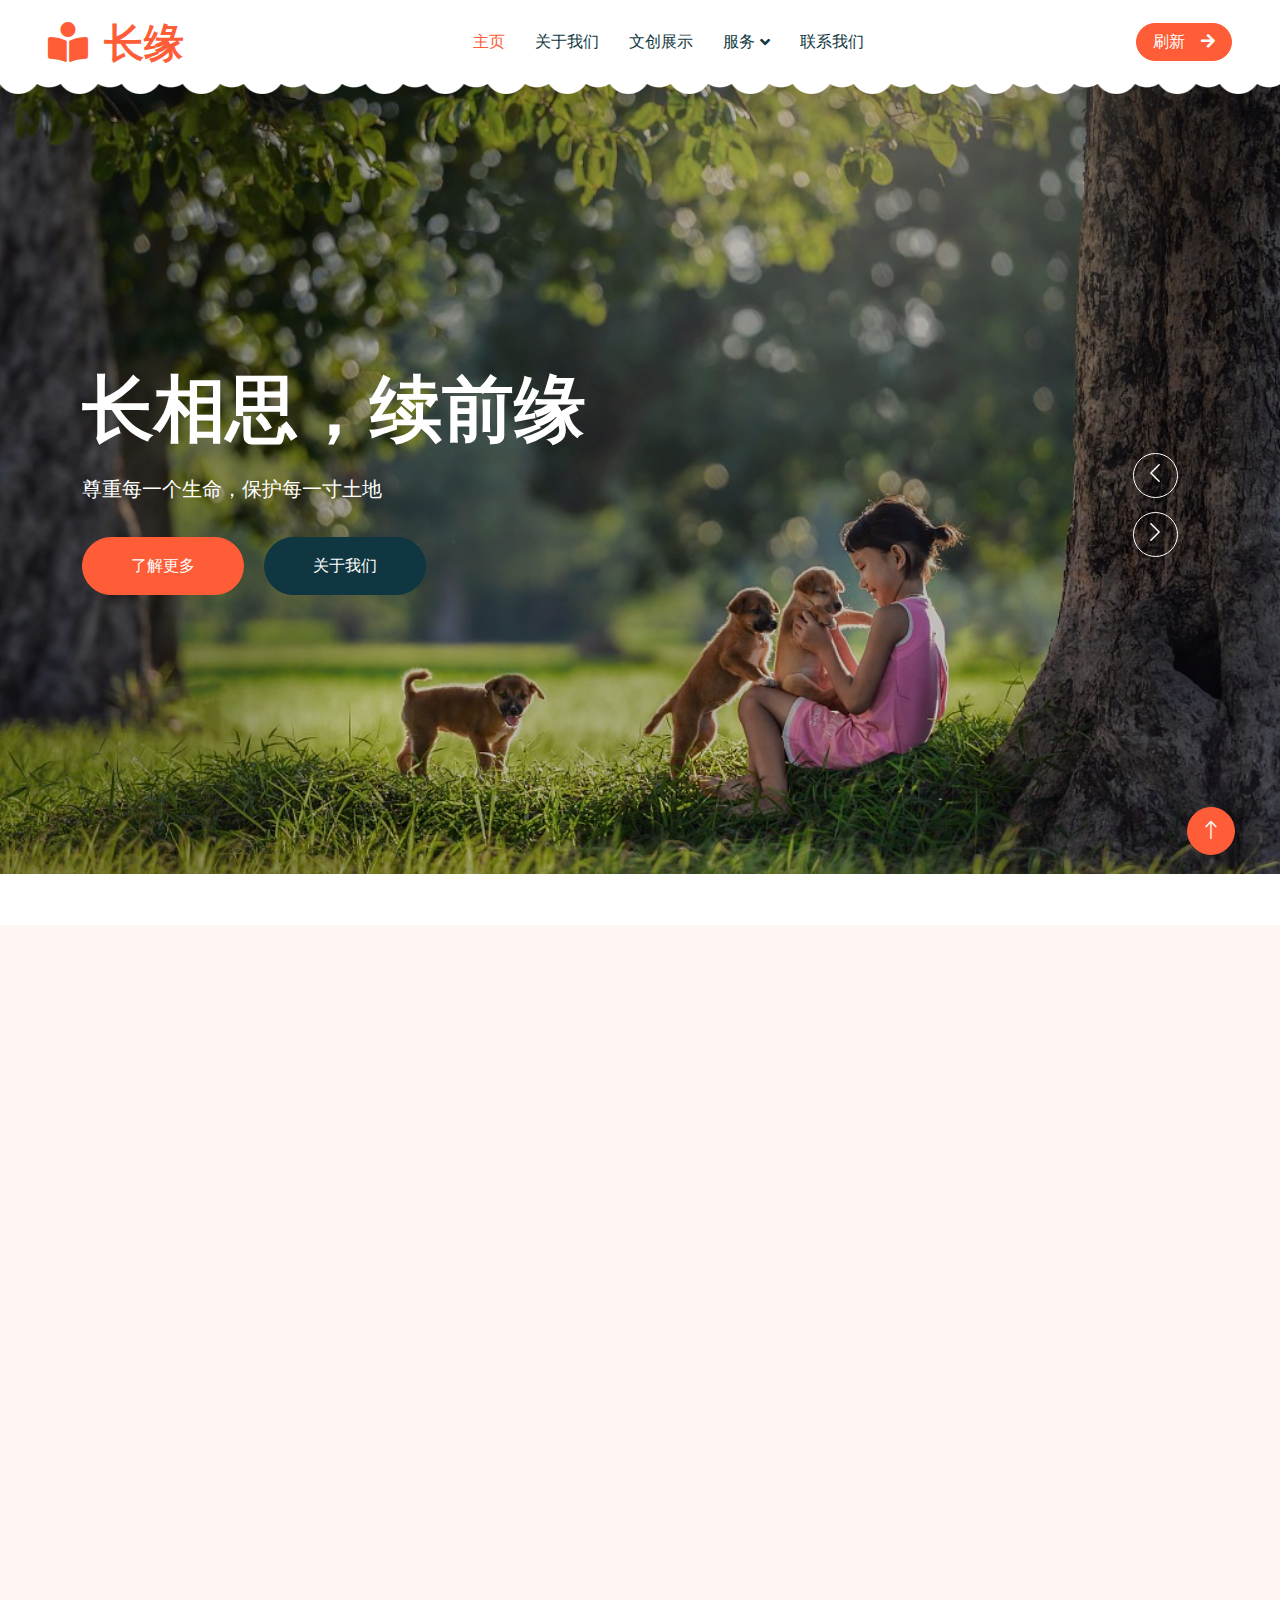
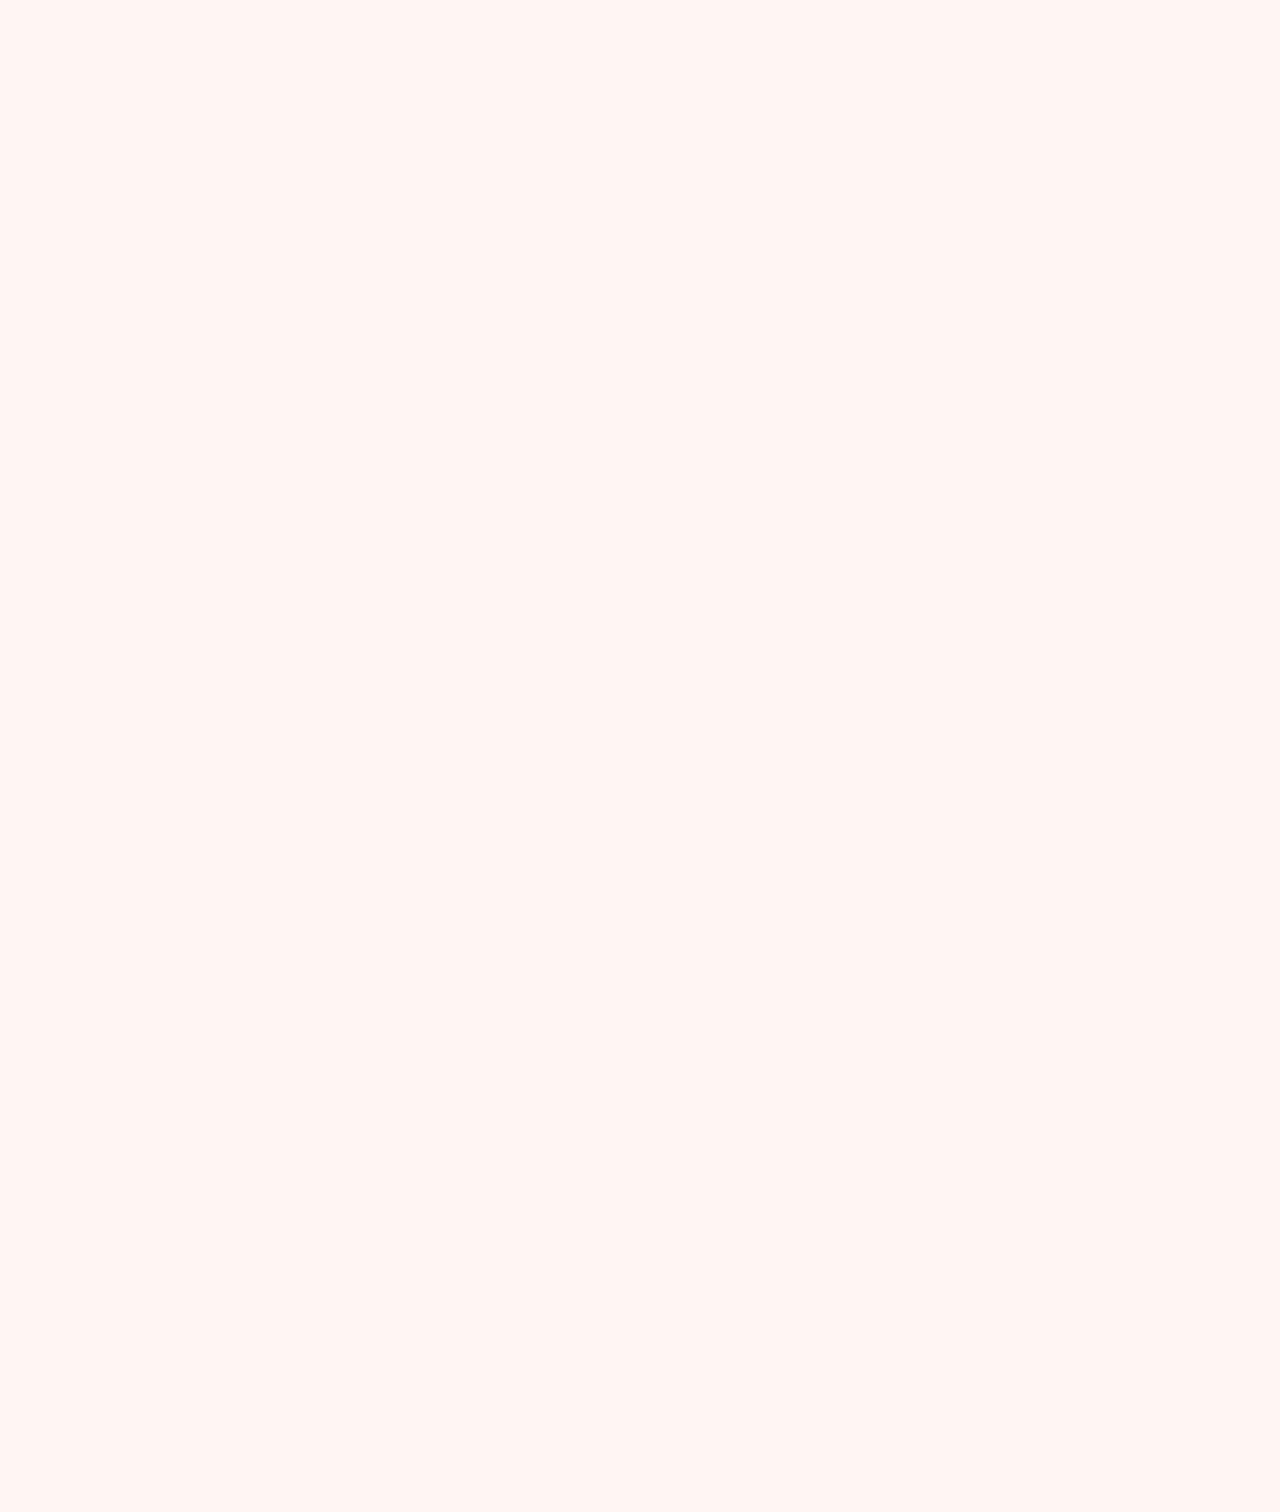
<file: index.html>
<!DOCTYPE html>
<html lang="en">
<head>
<meta charset="utf-8">
<title>宠物殡葬文创服务平台</title>
<meta content="width=device-width, initial-scale=1.0" name="viewport">
<meta content="" name="keywords">
<meta content="" name="description">



<link rel="preconnect" href="https://fonts.googleapis.com/">
<link rel="preconnect" href="https://fonts.gstatic.com/" crossorigin="">
<link href="static/css/css2.css" rel="stylesheet">

<link href="static/css/all.min.css" rel="stylesheet">
<link href="static/css/bootstrap-icons.css" rel="stylesheet">

<link href="static/css/animate.min.css" rel="stylesheet">
<link href="static/css/owl.carousel.min.css" rel="stylesheet">

<link href="static/css/bootstrap.min.css" rel="stylesheet">

<link href="static/css/style.css" rel="stylesheet">
</head>
<body>
<div class="container-xxl bg-white p-0">

<div id="spinner" class="show bg-white position-fixed translate-middle w-100 vh-100 top-50 start-50 d-flex align-items-center justify-content-center">
<div class="spinner-border text-primary" style="width: 3rem; height: 3rem;" role="status">
<span class="sr-only">Loading...</span>
</div>
</div>


<nav class="navbar navbar-expand-lg bg-white navbar-light sticky-top px-4 px-lg-5 py-lg-0">
<a href="index1.html" class="navbar-brand">
<h1 class="m-0 text-primary"><i class="fa fa-book-reader me-3"></i>长缘</h1>
</a>
<button type="button" class="navbar-toggler" data-bs-toggle="collapse" data-bs-target="#navbarCollapse">
<span class="navbar-toggler-icon"></span>
</button>
<div class="collapse navbar-collapse" id="navbarCollapse">
<div class="navbar-nav mx-auto">
<a href="index1.html" class="nav-item nav-link active">主页</a>
<a href="about.html" class="nav-item nav-link">关于我们</a>
<a href="classes.html" class="nav-item nav-link">文创展示</a>
<div class="nav-item dropdown">
<a href="#" class="nav-link dropdown-toggle" data-bs-toggle="dropdown">服务</a>
<div class="dropdown-menu rounded-0 rounded-bottom border-0 shadow-sm m-0">
<a href="facility.html" class="dropdown-item">宠物保养</a>
<a href="team.html" class="dropdown-item">宠物生日party</a>
<a href="call-to-action.html" class="dropdown-item">宠物医院</a>
<a href="appointment.html" class="dropdown-item">宠物寄养</a>
<a href="404.html" class="dropdown-item">404 Error</a>
</div>
</div>
<a href="contact.html" class="nav-item nav-link">联系我们</a>
</div>
<a href="" class="btn btn-primary rounded-pill px-3 d-none d-lg-block">刷新<i class="fa fa-arrow-right ms-3"></i></a>
</div>
</nav>


<div class="container-fluid p-0 mb-5">
<div class="owl-carousel header-carousel position-relative">
<div class="owl-carousel-item position-relative">
<img class="img-fluid" src="static/picture/carousel-1.jpg" alt="">
<div class="position-absolute top-0 start-0 w-100 h-100 d-flex align-items-center" style="background: rgba(0, 0, 0, .2);">
<div class="container">
<div class="row justify-content-start">
<div class="col-10 col-lg-8">
<h1 class="display-2 text-white animated slideInDown mb-4">长相思，续前缘</h1>
<p class="fs-5 fw-medium text-white mb-4 pb-2">尊重每一个生命，保护每一寸土地</p>
<a href="call-to-action.html" class="btn btn-primary rounded-pill py-sm-3 px-sm-5 me-3 animated slideInLeft">了解更多</a>
<a href="about.html" class="btn btn-dark rounded-pill py-sm-3 px-sm-5 animated slideInRight">关于我们</a>
</div>
</div>
</div>
</div>
</div>
<div class="owl-carousel-item position-relative">
<img class="img-fluid" src="static/picture/carousel-2.jpg" alt="">
<div class="position-absolute top-0 start-0 w-100 h-100 d-flex align-items-center" style="background: rgba(0, 0, 0, .2);">
<div class="container">
<div class="row justify-content-start">
<div class="col-10 col-lg-8">
<h1 class="display-2 text-white animated slideInDown mb-4">长缘宠物生命纪念馆</h1>
<p class="fs-5 fw-medium text-white mb-4 pb-2">虽然不能一直陪伴，但求心中牵挂。虽然一生短暂，但相伴永远。就像从前一样，你陪伴我一生，我守护你一生。</p>
<a href="" class="btn btn-primary rounded-pill py-sm-3 px-sm-5 me-3 animated slideInLeft">了解更多</a>
<a href="" class="btn btn-dark rounded-pill py-sm-3 px-sm-5 animated slideInRight">关于我们</a>
</div>
</div>
</div>
</div>
</div>
</div>
</div>
</div>
</div>


<div class="container-xxl py-5">
<div class="container">
<div class="bg-light rounded">
<div class="row g-0">
<div class="col-lg-6 wow fadeIn" data-wow-delay="0.1s" style="min-height: 400px;">
<div class="position-relative h-100">
<img class="position-absolute w-100 h-100 rounded" src="static/picture/call-to-action.jpg" style="object-fit: cover;">
</div>
</div>
<div class="col-lg-6 wow fadeIn" data-wow-delay="0.5s">
<div class="h-100 d-flex flex-column justify-content-center p-5">
<h1 class="mb-4">宠物领养信息</h1>
<p class="mb-4">留下你期望的宠物品种，我们致力于动物保护工作的非营利性志愿者团体。以传播正确对待伴侣动物的观念为宗旨,同时鼓励和积极影响关注生命的人们参与到帮助流浪动物的行列中来。
</p>
<a class="btn btn-primary py-3 px-5" href="">Get Started Now<i class="fa fa-arrow-right ms-2"></i></a>
</div>
</div>
</div>
</div>
</div>
</div>


<div class="container-xxl py-5">
<div class="container">
<div class="bg-light rounded">
<div class="row g-0">
<div class="col-lg-6 wow fadeIn" data-wow-delay="0.1s">
<div class="h-100 d-flex flex-column justify-content-center p-5">
<h1 class="mb-4">长缘纪念信</h1>
<form>
<div class="row g-3">
<div class="col-sm-6">
<div class="form-floating">
<input type="text" class="form-control border-0" id="gname" placeholder="Gurdian Name">
<label for="gname">姓名</label>
</div>
</div>
<div class="col-sm-6">
<div class="form-floating">
<input type="email" class="form-control border-0" id="gmail" placeholder="Gurdian Email">
<label for="gmail">邮箱</label>
</div>
</div>
<div class="col-sm-6">
<div class="form-floating">
<input type="text" class="form-control border-0" id="cname" placeholder="Child Name">
<label for="cname">宠物名</label>
</div>
</div>
<div class="col-sm-6">
<div class="form-floating">
<input type="text" class="form-control border-0" id="cage" placeholder="Child Age">
<label for="cage">宠物年纪</label>
</div>
</div>
<div class="col-12">
<div class="form-floating">
<textarea class="form-control border-0" placeholder="Leave a message here" id="message" style="height: 100px"></textarea>
<label for="message">Message</label>
</div>
</div>
<div class="col-12">
<button class="btn btn-primary w-100 py-3" type="submit">提交</button>
</div>
</div>
</form>
</div>
</div>
<div class="col-lg-6 wow fadeIn" data-wow-delay="0.5s" style="min-height: 400px;">
<div class="position-relative h-100">
<img class="position-absolute w-100 h-100 rounded" src="static/picture/appointment.jpg" style="object-fit: cover;">
</div>
</div>
</div>
</div>
</div>
</div>



<div class="container-xxl py-5">
<div class="container">
<div class="text-center mx-auto mb-5 wow fadeInUp" data-wow-delay="0.1s" style="max-width: 600px;">
<h1 class="mb-3">我们的主旨</h1>
<p></p>
</div>
<div class="owl-carousel testimonial-carousel wow fadeInUp" data-wow-delay="0.1s">
<div class="testimonial-item bg-light rounded p-5">
<p class="fs-5">现在越来越多的年轻人视宠物为自己的家人，特别是很多在大城市打拼的独居年轻人，为了缓解压力宠物成为主人重要的情感寄托，通常在宠物去世后主人会陷入很长时间的悲伤，给予良好的殡葬服务，是尊重宠物主的情感需求。</p>
<div class="d-flex align-items-center bg-white me-n5" style="border-radius: 50px 0 0 50px;">
<img class="img-fluid flex-shrink-0 rounded-circle" src="static/picture/testimonial-1.jpg" style="width: 90px; height: 90px;">
<div class="ps-3">
<h3 class="mb-1"></h3>
<span></span>
</div>
<i class="fa fa-quote-right fa-3x text-primary ms-auto d-none d-sm-flex"></i>
</div>
</div>
<div class="testimonial-item bg-light rounded p-5">
<p class="fs-5">我们熟知的殡葬方式就是土葬，在宠物去世后找个空旷的地方进行埋葬也是之前大量宠主的选择，可是现在土葬的这种宠物殡葬方式是不提倡的。现在大城市中，高楼大厦越来越多，想要找到一块空地去进行土葬也是比较困难的。这种宠物丧葬方式非常好</p>
<div class="d-flex align-items-center bg-white me-n5" style="border-radius: 50px 0 0 50px;">
<img class="img-fluid flex-shrink-0 rounded-circle" src="static/picture/testimonial-2.jpg" style="width: 90px; height: 90px;">
<div class="ps-3">
<h3 class="mb-1"></h3>
<span></span>
</div>
<i class="fa fa-quote-right fa-3x text-primary ms-auto d-none d-sm-flex"></i>
</div>
</div>
<div class="testimonial-item bg-light rounded p-5">
<p class="fs-5">改善流浪动物殡葬问题，避免出现不必要的二次污染及病毒传播。改善城市风貌，美化城市环境，减少疫情传播，创建绿色社会。响应了习近平总书记提出的保护环境，创建美好城市的理念。</p>
<div class="d-flex align-items-center bg-white me-n5" style="border-radius: 50px 0 0 50px;">
<img class="img-fluid flex-shrink-0 rounded-circle" src="static/picture/testimonial-3.jpg" style="width: 90px; height: 90px;">
<div class="ps-3">
<h3 class="mb-1"></h3>
<span></span>
</div>
<i class="fa fa-quote-right fa-3x text-primary ms-auto d-none d-sm-flex"></i>
</div>
</div>
</div>
</div>
</div>


<div class="container-fluid bg-dark text-white-50 footer pt-5 mt-5 wow fadeIn" data-wow-delay="0.1s">
<div class="container py-5">
<div class="row g-5">
<div class="col-lg-3 col-md-6">
<h3 class="text-white mb-4">Get In Touch</h3>
<p class="mb-2"><i class="fa fa-map-marker-alt me-3"></i>浙江越秀外国语学院</p>
<p class="mb-2"><i class="fa fa-phone-alt me-3"></i>17858119261</p>
<p class="mb-2"><i class="fa fa-envelope me-3"></i><a href="email-protection.html" class="__cf_email__" data-cfemail="c1a8afa7ae81a4b9a0acb1ada4efa2aeac">[email&#160;protected]</a></p>
<div class="d-flex pt-2">
<a class="btn btn-outline-light btn-social" href=""><i class="fab fa-twitter"></i></a>
<a class="btn btn-outline-light btn-social" href=""><i class="fab fa-facebook-f"></i></a>
<a class="btn btn-outline-light btn-social" href=""><i class="fab fa-youtube"></i></a>
<a class="btn btn-outline-light btn-social" href=""><i class="fab fa-linkedin-in"></i></a>
</div>
</div>
<div class="col-lg-3 col-md-6">
<h3 class="text-white mb-4">Quick Links</h3>
<a class="btn btn-link text-white-50" href="">关于我们</a>
<a class="btn btn-link text-white-50" href="">联系我们</a>
<a class="btn btn-link text-white-50" href="">我们的服务</a>
<a class="btn btn-link text-white-50" href="">隐私政策</a>
<a class="btn btn-link text-white-50" href="">条款和条件</a>
</div>
<div class="col-lg-3 col-md-6">
<h3 class="text-white mb-4">Photo Gallery</h3>
<div class="row g-2 pt-2">
<div class="col-4">
<img class="img-fluid rounded bg-light p-1" src="static/picture/classes-1.jpg" alt="">
</div>
<div class="col-4">
<img class="img-fluid rounded bg-light p-1" src="static/picture/classes-2.jpg" alt="">
</div>
<div class="col-4">
<img class="img-fluid rounded bg-light p-1" src="static/picture/classes-3.jpg" alt="">
</div>
<div class="col-4">
<img class="img-fluid rounded bg-light p-1" src="static/picture/classes-4.jpg" alt="">
</div>
<div class="col-4">
<img class="img-fluid rounded bg-light p-1" src="static/picture/classes-5.jpg" alt="">
</div>
<div class="col-4">
<img class="img-fluid rounded bg-light p-1" src="static/picture/classes-6.jpg" alt="">
</div>
</div>
</div>
<div class="col-lg-3 col-md-6">
<h3 class="text-white mb-4">Newsletter</h3>
<p>Dolor amet sit justo amet elitr clita ipsum elitr est.</p>
<div class="position-relative mx-auto" style="max-width: 400px;">
<input class="form-control bg-transparent w-100 py-3 ps-4 pe-5" type="text" placeholder="Your email">
<button type="button" class="btn btn-primary py-2 position-absolute top-0 end-0 mt-2 me-2">SignUp</button>
</div>
</div>
</div>
</div>
<div class="container">
<div class="copyright">
<div class="row">
<div class="col-md-6 text-center text-md-start mb-3 mb-md-0">
Copyright &copy; 2022.长缘宠物纪念馆.<a target="_blank" href="xxx">&#x7F51;&#x9875;&#x6A21;&#x677F;</a>


</div>
<div class="col-md-6 text-center text-md-end">
 <div class="footer-menu">
<a href="">Home</a>
<a href="">Cookies</a>
<a href="">Help</a>
<a href="">FQAs</a>
</div>
</div>
</div>
</div>
</div>
</div>


<a href="#" class="btn btn-lg btn-primary btn-lg-square back-to-top"><i class="bi bi-arrow-up"></i></a>
</div>

<script data-cfasync="false" src="static/js/email-decode.min.js"></script><script src="static/js/jquery-3.4.1.min.js" type="c81a0ac66b250ba9a29d7584-text/javascript"></script>
<script src="static/js/bootstrap.bundle.min.js" type="c81a0ac66b250ba9a29d7584-text/javascript"></script>
<script src="static/js/wow.min.js" type="c81a0ac66b250ba9a29d7584-text/javascript"></script>
<script src="static/js/easing.min.js" type="c81a0ac66b250ba9a29d7584-text/javascript"></script>
<script src="static/js/waypoints.min.js" type="c81a0ac66b250ba9a29d7584-text/javascript"></script>
<script src="static/js/owl.carousel.min.js" type="c81a0ac66b250ba9a29d7584-text/javascript"></script>

<script src="static/js/main.js" type="c81a0ac66b250ba9a29d7584-text/javascript"></script>
<script src="static/js/rocket-loader.min.js" data-cf-settings="c81a0ac66b250ba9a29d7584-|49" defer=""></script></body>
</html>
</file>
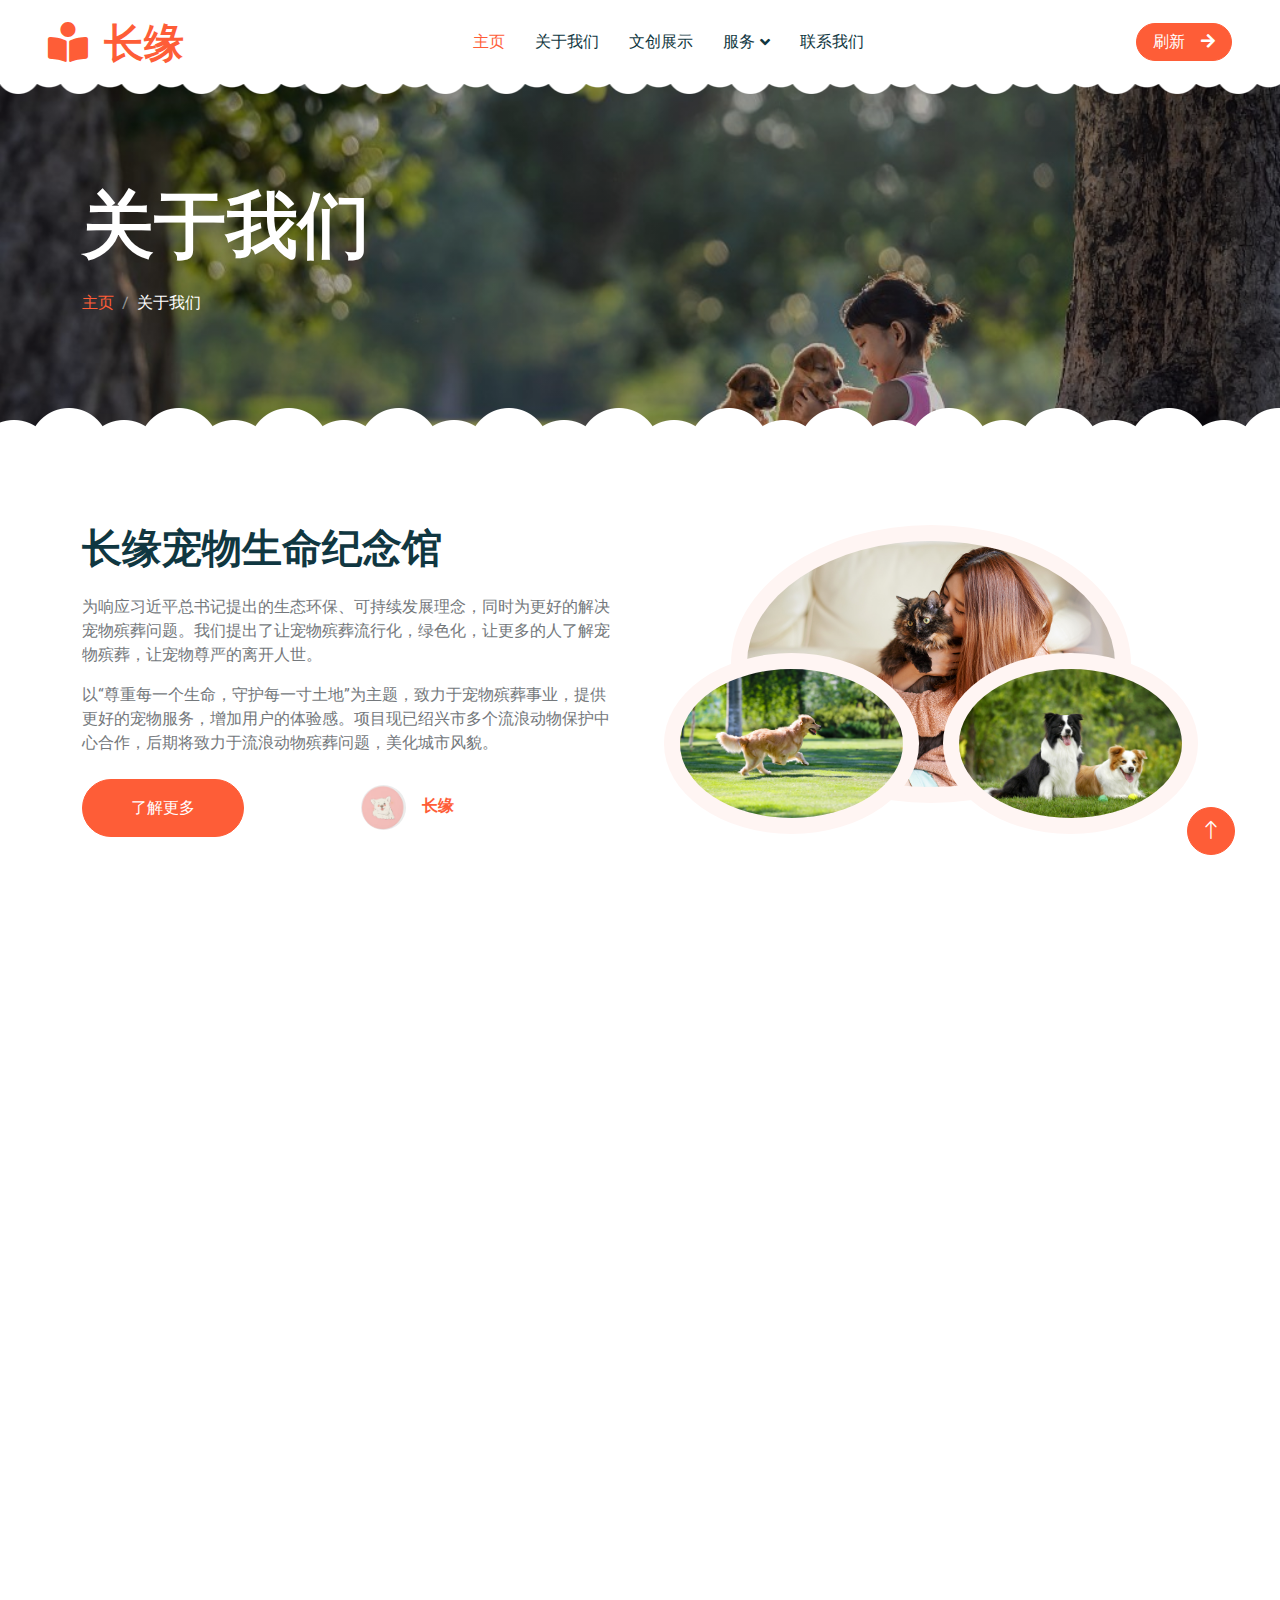
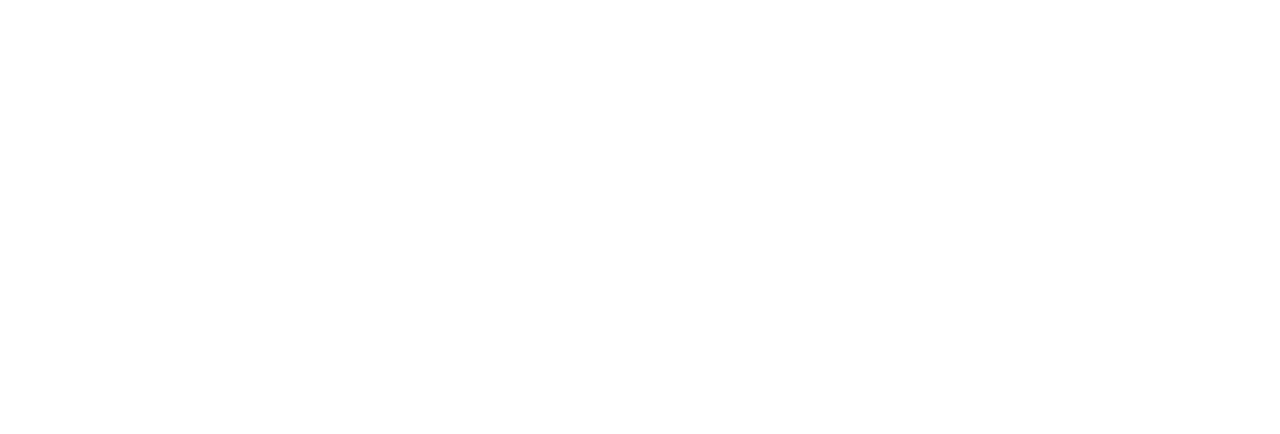
<file: about.html>
<!DOCTYPE html>
<html lang="en">
<head>
<meta charset="utf-8">
<title>关于我们</title>
<meta content="width=device-width, initial-scale=1.0" name="viewport">
<meta content="" name="keywords">
<meta content="" name="description">



<link rel="preconnect" href="https://fonts.googleapis.com/">
<link rel="preconnect" href="https://fonts.gstatic.com/" crossorigin="">
<link href="static/css/css2.css" rel="stylesheet">

<link href="static/css/all.min.css" rel="stylesheet">
<link href="static/css/bootstrap-icons.css" rel="stylesheet">

<link href="static/css/animate.min.css" rel="stylesheet">
<link href="static/css/owl.carousel.min.css" rel="stylesheet">

<link href="static/css/bootstrap.min.css" rel="stylesheet">

<link href="static/css/style.css" rel="stylesheet">
</head>
<body>
<div class="container-xxl bg-white p-0">

<div id="spinner" class="show bg-white position-fixed translate-middle w-100 vh-100 top-50 start-50 d-flex align-items-center justify-content-center">
<div class="spinner-border text-primary" style="width: 3rem; height: 3rem;" role="status">
<span class="sr-only">Loading...</span>
</div>
</div>


<nav class="navbar navbar-expand-lg bg-white navbar-light sticky-top px-4 px-lg-5 py-lg-0">
<a href="index1.html" class="navbar-brand">
<h1 class="m-0 text-primary"><i class="fa fa-book-reader me-3"></i>长缘</h1>
</a>
<button type="button" class="navbar-toggler" data-bs-toggle="collapse" data-bs-target="#navbarCollapse">
<span class="navbar-toggler-icon"></span>
</button>
<div class="collapse navbar-collapse" id="navbarCollapse">
<div class="navbar-nav mx-auto">
<a href="index1.html" class="nav-item nav-link active">主页</a>
<a href="about.html" class="nav-item nav-link">关于我们</a>
<a href="classes.html" class="nav-item nav-link">文创展示</a>
<div class="nav-item dropdown">
<a href="#" class="nav-link dropdown-toggle" data-bs-toggle="dropdown">服务</a>
<div class="dropdown-menu rounded-0 rounded-bottom border-0 shadow-sm m-0">
<a href="facility.html" class="dropdown-item">宠物保养</a>
<a href="team.html" class="dropdown-item">宠物生日party</a>
<a href="call-to-action.html" class="dropdown-item">宠物医院</a>
<a href="appointment.html" class="dropdown-item">宠物寄养</a>
<a href="404.html" class="dropdown-item">404 Error</a>
</div>
</div>
<a href="contact.html" class="nav-item nav-link">联系我们</a>
</div>
<a href="" class="btn btn-primary rounded-pill px-3 d-none d-lg-block">刷新<i class="fa fa-arrow-right ms-3"></i></a>
</div>
</nav>


<div class="container-xxl py-5 page-header position-relative mb-5">
<div class="container py-5">
<h1 class="display-2 text-white animated slideInDown mb-4">关于我们</h1>
<nav aria-label="breadcrumb animated slideInDown">
<ol class="breadcrumb">
<li class="breadcrumb-item"><a href="#">主页</a></li>
<li class="breadcrumb-item text-white active" aria-current="page">关于我们</li>
</ol>
</nav>
</div>
</div>


<div class="container-xxl py-5">
<div class="container">
<div class="row g-5 align-items-center">
<div class="col-lg-6 wow fadeInUp" data-wow-delay="0.1s">
<h1 class="mb-4">长缘宠物生命纪念馆</h1>
<p>为响应习近平总书记提出的生态环保、可持续发展理念，同时为更好的解决宠物殡葬问题。我们提出了让宠物殡葬流行化，绿色化，让更多的人了解宠物殡葬，让宠物尊严的离开人世。</p>
<p class="mb-4">以“尊重每一个生命，守护每一寸土地”为主题，致力于宠物殡葬事业，提供更好的宠物服务，增加用户的体验感。项目现已绍兴市多个流浪动物保护中心合作，后期将致力于流浪动物殡葬问题，美化城市风貌。</p>
<div class="row g-4 align-items-center">
<div class="col-sm-6">
<a class="btn btn-primary rounded-pill py-3 px-5" href="">了解更多</a>
</div>
<div class="col-sm-6">
<div class="d-flex align-items-center">
<img class="rounded-circle flex-shrink-0" src="static/picture/user.jpg" alt="" style="width: 45px; height: 45px;">
<div class="ms-3">
<h6 class="text-primary mb-1">长缘</h6>
<small></small>
</div>
</div>
</div>
</div>
</div>
<div class="col-lg-6 about-img wow fadeInUp" data-wow-delay="0.5s">
<div class="row">
<div class="col-12 text-center">
<img class="img-fluid w-75 rounded-circle bg-light p-3" src="static/picture/about-1.jpg" alt="">
</div>
<div class="col-6 text-start" style="margin-top: -150px;">
<img class="img-fluid w-100 rounded-circle bg-light p-3" src="static/picture/about-2.jpg" alt="">
</div>
<div class="col-6 text-end" style="margin-top: -150px;">
<img class="img-fluid w-100 rounded-circle bg-light p-3" src="static/picture/about-3.jpg" alt="">
</div>
</div>
</div>
</div>
</div>
</div>





<div class="container-xxl py-5">
<div class="container">
<div class="text-center mx-auto mb-5 wow fadeInUp" data-wow-delay="0.1s" style="max-width: 600px;">
<h1 class="mb-3">长缘爱心日</h1>
<p>我们呼吁更多的人关注宠物，关注宠物的丧葬问题，为宠物提供和保存美好的回忆</p>
</div>
<div class="row g-4">
<div class="col-lg-4 col-md-6 wow fadeInUp" data-wow-delay="0.1s">
<div class="team-item position-relative">
<img class="img-fluid rounded-circle w-75" src="static/picture/team-1.jpg" alt="">
<div class="team-text">
<h3>2020/01/06</h3>
<p></p>
<div class="d-flex align-items-center">

</div>
</div>
</div>
</div>
<div class="col-lg-4 col-md-6 wow fadeInUp" data-wow-delay="0.3s">
<div class="team-item position-relative">
<img class="img-fluid rounded-circle w-75" src="static/picture/team-2.jpg" alt="">
<div class="team-text">
<h3>2021/03/14</h3>
<p></p>
<div class="d-flex align-items-center">

</div>
</div>
</div>
</div>
<div class="col-lg-4 col-md-6 wow fadeInUp" data-wow-delay="0.5s">
<div class="team-item position-relative">
<img class="img-fluid rounded-circle w-75" src="static/picture/team-3.jpg" alt="">
<div class="team-text">
<h3>2021/04/06</h3>
<p></p>
<div class="d-flex align-items-center">

</div>
</div>
</div>
</div>
</div>
</div>
</div>


<div class="container-fluid bg-dark text-white-50 footer pt-5 mt-5 wow fadeIn" data-wow-delay="0.1s">
<div class="container py-5">
<div class="row g-5">
<div class="col-lg-3 col-md-6">
<h3 class="text-white mb-4">Get In Touch</h3>
<p class="mb-2"><i class="fa fa-map-marker-alt me-3"></i>浙江越秀外国语学院</p>
<p class="mb-2"><i class="fa fa-phone-alt me-3"></i>17858119261</p>
<p class="mb-2"><i class="fa fa-envelope me-3"></i><a href="email-protection.html" class="__cf_email__" data-cfemail="0d64636b624d68756c607d6168236e6260">[email&#160;protected]</a></p>
<div class="d-flex pt-2">
<a class="btn btn-outline-light btn-social" href=""><i class="fab fa-twitter"></i></a>
<a class="btn btn-outline-light btn-social" href=""><i class="fab fa-facebook-f"></i></a>
<a class="btn btn-outline-light btn-social" href=""><i class="fab fa-youtube"></i></a>
<a class="btn btn-outline-light btn-social" href=""><i class="fab fa-linkedin-in"></i></a>
</div>
</div>
<div class="col-lg-3 col-md-6">
<h3 class="text-white mb-4">Quick Links</h3>
<a class="btn btn-link text-white-50" href="">关于我们</a>
<a class="btn btn-link text-white-50" href="">联系我们</a>
<a class="btn btn-link text-white-50" href="">我们的服务</a>
<a class="btn btn-link text-white-50" href="">隐私政策</a>
<a class="btn btn-link text-white-50" href="">条款和条件</a>
</div>
<div class="col-lg-3 col-md-6">
<h3 class="text-white mb-4">Photo Gallery</h3>
<div class="row g-2 pt-2">
<div class="col-4">
<img class="img-fluid rounded bg-light p-1" src="static/picture/classes-1.jpg" alt="">
</div>
<div class="col-4">
<img class="img-fluid rounded bg-light p-1" src="static/picture/classes-2.jpg" alt="">
</div>
<div class="col-4">
<img class="img-fluid rounded bg-light p-1" src="static/picture/classes-3.jpg" alt="">
</div>
<div class="col-4">
<img class="img-fluid rounded bg-light p-1" src="static/picture/classes-4.jpg" alt="">
</div>
<div class="col-4">
<img class="img-fluid rounded bg-light p-1" src="static/picture/classes-5.jpg" alt="">
</div>
<div class="col-4">
<img class="img-fluid rounded bg-light p-1" src="static/picture/classes-6.jpg" alt="">
</div>
</div>
</div>
<div class="col-lg-3 col-md-6">
<h3 class="text-white mb-4">Newsletter</h3>
<p>Dolor amet sit justo amet elitr clita ipsum elitr est.</p>
<div class="position-relative mx-auto" style="max-width: 400px;">
<input class="form-control bg-transparent w-100 py-3 ps-4 pe-5" type="text" placeholder="Your email">
<button type="button" class="btn btn-primary py-2 position-absolute top-0 end-0 mt-2 me-2">SignUp</button>
</div>
 </div>
</div>
</div>
<div class="container">
<div class="copyright">
<div class="row">
<div class="col-md-6 text-center text-md-start mb-3 mb-md-0">
Copyright &copy; 2022.长缘宠物纪念馆.<a target="_blank" href="xxx">&#x7F51;&#x9875;&#x6A21;&#x677F;</a>

</div>
<div class="col-md-6 text-center text-md-end">
<div class="footer-menu">
<a href="">Home</a>
<a href="">Cookies</a>
<a href="">Help</a>
<a href="">FQAs</a>
</div>
</div>
</div>
</div>
</div>
</div>


<a href="#" class="btn btn-lg btn-primary btn-lg-square back-to-top"><i class="bi bi-arrow-up"></i></a>
</div>

<script data-cfasync="false" src="static/js/email-decode.min.js"></script><script src="static/js/jquery-3.4.1.min.js" type="249240aadc08c4a598bcd70f-text/javascript"></script>
<script src="static/js/bootstrap.bundle.min.js" type="249240aadc08c4a598bcd70f-text/javascript"></script>
<script src="static/js/wow.min.js" type="249240aadc08c4a598bcd70f-text/javascript"></script>
<script src="static/js/easing.min.js" type="249240aadc08c4a598bcd70f-text/javascript"></script>
<script src="static/js/waypoints.min.js" type="249240aadc08c4a598bcd70f-text/javascript"></script>
<script src="static/js/owl.carousel.min.js" type="249240aadc08c4a598bcd70f-text/javascript"></script>

<script src="static/js/main.js" type="249240aadc08c4a598bcd70f-text/javascript"></script>
<script src="static/js/rocket-loader.min.js" data-cf-settings="249240aadc08c4a598bcd70f-|49" defer=""></script></body>
</html>
</file>
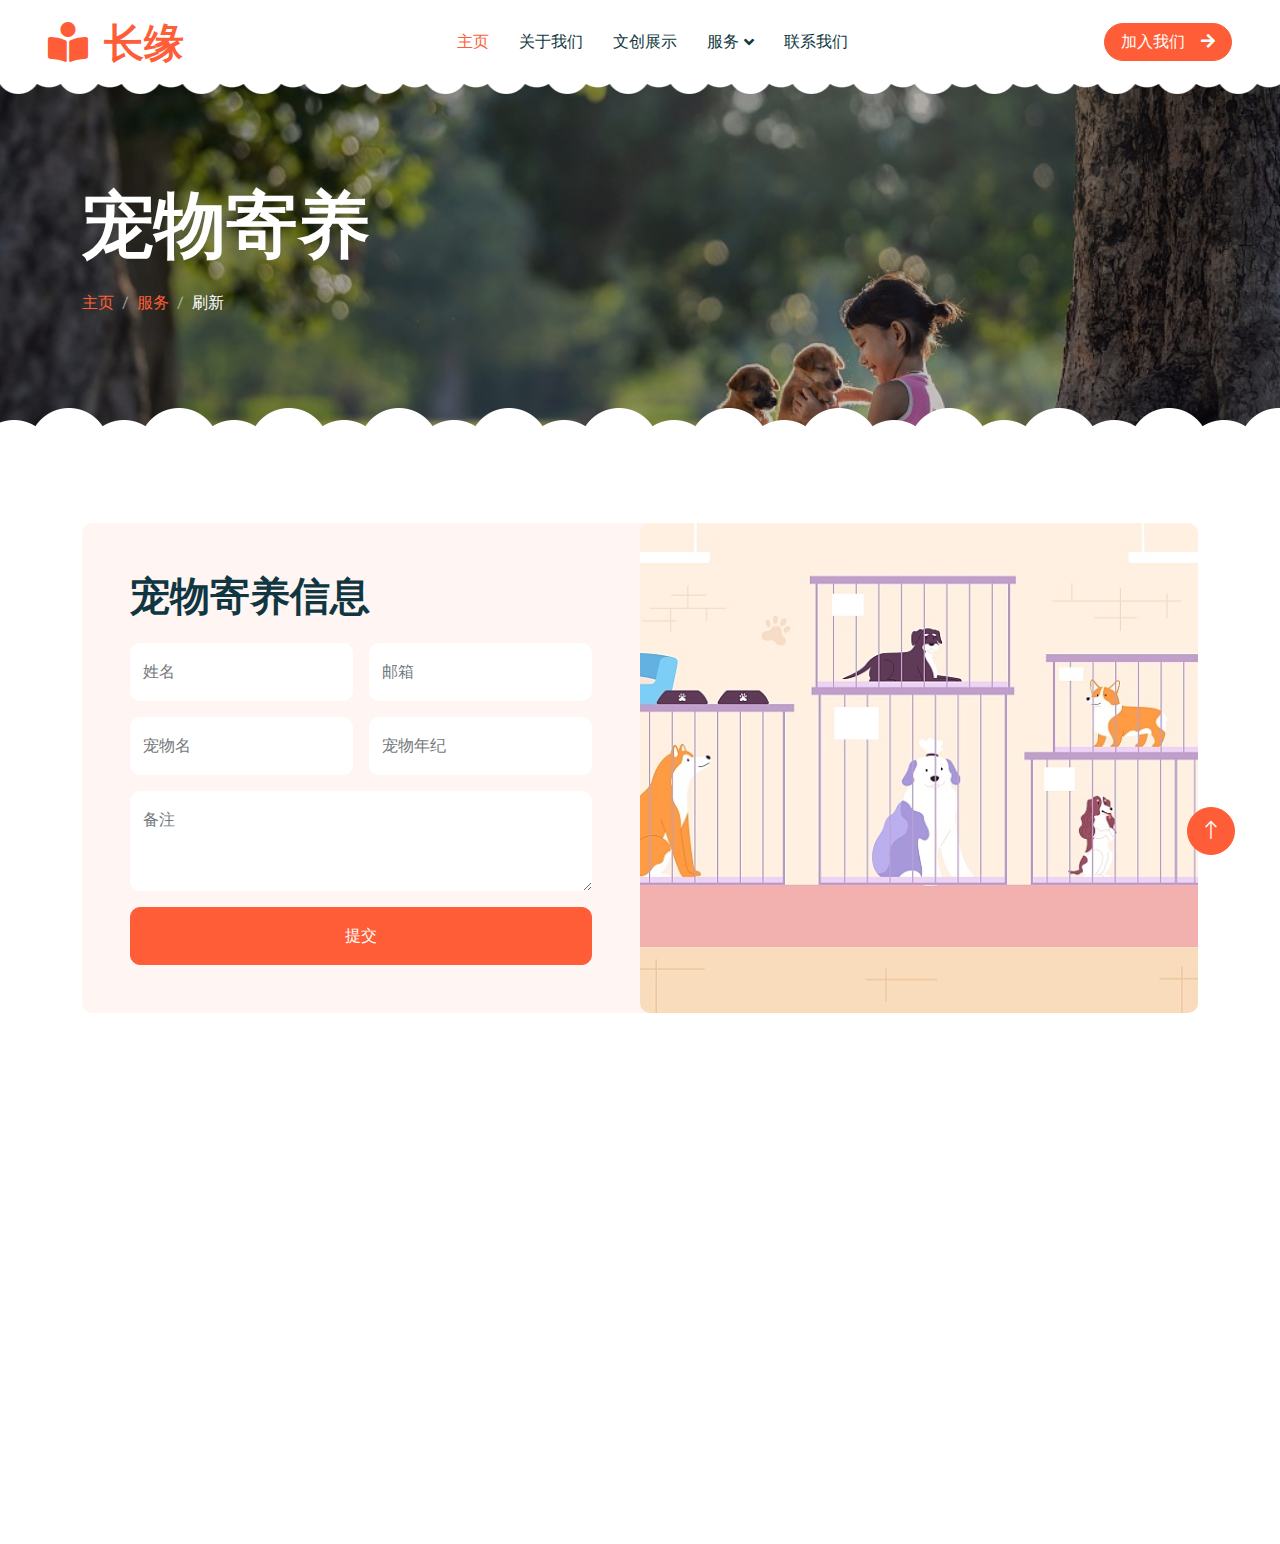
<file: appointment.html>
<!DOCTYPE html>
<html lang="en">
<head>
<meta charset="utf-8">
<title>宠物寄养</title>
<meta content="width=device-width, initial-scale=1.0" name="viewport">
<meta content="" name="keywords">
<meta content="" name="description">



<link rel="preconnect" href="https://fonts.googleapis.com/">
<link rel="preconnect" href="https://fonts.gstatic.com/" crossorigin="">
<link href="static/css/css2.css" rel="stylesheet">

<link href="static/css/all.min.css" rel="stylesheet">
<link href="static/css/bootstrap-icons.css" rel="stylesheet">

<link href="static/css/animate.min.css" rel="stylesheet">
<link href="static/css/owl.carousel.min.css" rel="stylesheet">

<link href="static/css/bootstrap.min.css" rel="stylesheet">

<link href="static/css/style.css" rel="stylesheet">
</head>
<body>
<div class="container-xxl bg-white p-0">

<div id="spinner" class="show bg-white position-fixed translate-middle w-100 vh-100 top-50 start-50 d-flex align-items-center justify-content-center">
<div class="spinner-border text-primary" style="width: 3rem; height: 3rem;" role="status">
<span class="sr-only">Loading...</span>
</div>
</div>


<nav class="navbar navbar-expand-lg bg-white navbar-light sticky-top px-4 px-lg-5 py-lg-0">
<a href="index1.html" class="navbar-brand">
<h1 class="m-0 text-primary"><i class="fa fa-book-reader me-3"></i>长缘</h1>
</a>
<button type="button" class="navbar-toggler" data-bs-toggle="collapse" data-bs-target="#navbarCollapse">
<span class="navbar-toggler-icon"></span>
</button>
<div class="collapse navbar-collapse" id="navbarCollapse">
<div class="navbar-nav mx-auto">
<a href="index1.html" class="nav-item nav-link active">主页</a>
<a href="about.html" class="nav-item nav-link">关于我们</a>
<a href="classes.html" class="nav-item nav-link">文创展示</a>
<div class="nav-item dropdown">
<a href="#" class="nav-link dropdown-toggle" data-bs-toggle="dropdown">服务</a>
<div class="dropdown-menu rounded-0 rounded-bottom border-0 shadow-sm m-0">
<a href="facility.html" class="dropdown-item">宠物保养</a>
<a href="team.html" class="dropdown-item">宠物生日party</a>
<a href="call-to-action.html" class="dropdown-item">宠物医院</a>
<a href="appointment.html" class="dropdown-item">宠物寄养</a>
<a href="404.html" class="dropdown-item">404 Error</a>
</div>
</div>
<a href="contact.html" class="nav-item nav-link">联系我们</a>
</div>
<a href="" class="btn btn-primary rounded-pill px-3 d-none d-lg-block">加入我们<i class="fa fa-arrow-right ms-3"></i></a>
</div>
</nav>


<div class="container-xxl py-5 page-header position-relative mb-5">
<div class="container py-5">
<h1 class="display-2 text-white animated slideInDown mb-4">宠物寄养</h1>
<nav aria-label="breadcrumb animated slideInDown">
<ol class="breadcrumb">
<li class="breadcrumb-item"><a href="#">主页</a></li>
<li class="breadcrumb-item"><a href="#">服务</a></li>
<li class="breadcrumb-item text-white active" aria-current="page">刷新</li>
</ol>
</nav>
</div>
</div>


<div class="container-xxl py-5">
<div class="container">
<div class="bg-light rounded">
<div class="row g-0">
<div class="col-lg-6 wow fadeIn" data-wow-delay="0.1s">
<div class="h-100 d-flex flex-column justify-content-center p-5">
<h1 class="mb-4">宠物寄养信息</h1>
<form>
<div class="row g-3">
<div class="col-sm-6">
<div class="form-floating">
<input type="text" class="form-control border-0" id="gname" placeholder="Gurdian Name">
<label for="gname">姓名</label>
</div>
</div>
<div class="col-sm-6">
<div class="form-floating">
<input type="email" class="form-control border-0" id="gmail" placeholder="Gurdian Email">
<label for="gmail">邮箱</label>
</div>
</div>
<div class="col-sm-6">
<div class="form-floating">
<input type="text" class="form-control border-0" id="cname" placeholder="Child Name">
<label for="cname">宠物名</label>
</div>
</div>
<div class="col-sm-6">
<div class="form-floating">
<input type="text" class="form-control border-0" id="cage" placeholder="Child Age">
<label for="cage">宠物年纪</label>
</div>
</div>
<div class="col-12">
<div class="form-floating">
<textarea class="form-control border-0" placeholder="Leave a message here" id="message" style="height: 100px"></textarea>
<label for="message">备注</label>
</div>
</div>
<div class="col-12">
<button class="btn btn-primary w-100 py-3" type="submit">提交</button>
</div>
</div>
</form>
</div>
</div>
<div class="col-lg-6 wow fadeIn" data-wow-delay="0.5s" style="min-height: 400px;">
<div class="position-relative h-100">
<img class="position-absolute w-100 h-100 rounded" src="static/picture/appointment01.jpg" style="object-fit: cover;">
</div>
</div>
</div>
</div>
</div>
</div>


<div class="container-fluid bg-dark text-white-50 footer pt-5 mt-5 wow fadeIn" data-wow-delay="0.1s">
<div class="container py-5">
<div class="row g-5">
<div class="col-lg-3 col-md-6">
<h3 class="text-white mb-4">Get In Touch</h3>
<p class="mb-2"><i class="fa fa-map-marker-alt me-3"></i>浙江越秀外国语学院</p>
<p class="mb-2"><i class="fa fa-phone-alt me-3"></i>17858119261</p>
<p class="mb-2"><i class="fa fa-envelope me-3"></i><a href="email-protection.html" class="__cf_email__" data-cfemail="d2bbbcb4bd92b7aab3bfa2beb7fcb1bdbf">[email&#160;protected]</a></p>
<div class="d-flex pt-2">
<a class="btn btn-outline-light btn-social" href=""><i class="fab fa-twitter"></i></a>
<a class="btn btn-outline-light btn-social" href=""><i class="fab fa-facebook-f"></i></a>
<a class="btn btn-outline-light btn-social" href=""><i class="fab fa-youtube"></i></a>
<a class="btn btn-outline-light btn-social" href=""><i class="fab fa-linkedin-in"></i></a>
</div>
</div>
<div class="col-lg-3 col-md-6">
<h3 class="text-white mb-4">Quick Links</h3>
<a class="btn btn-link text-white-50" href="">关于我们</a>
<a class="btn btn-link text-white-50" href="">联系我们</a>
<a class="btn btn-link text-white-50" href="">我们的服务</a>
<a class="btn btn-link text-white-50" href="">隐私政策</a>
<a class="btn btn-link text-white-50" href="">条款和条件</a>
</div>
<div class="col-lg-3 col-md-6">
<h3 class="text-white mb-4">Photo Gallery</h3>
<div class="row g-2 pt-2">
<div class="col-4">
<img class="img-fluid rounded bg-light p-1" src="static/picture/classes-1.jpg" alt="">
</div>
<div class="col-4">
<img class="img-fluid rounded bg-light p-1" src="static/picture/classes-2.jpg" alt="">
</div>
<div class="col-4">
<img class="img-fluid rounded bg-light p-1" src="static/picture/classes-3.jpg" alt="">
</div>
<div class="col-4">
<img class="img-fluid rounded bg-light p-1" src="static/picture/classes-4.jpg" alt="">
</div>
<div class="col-4">
<img class="img-fluid rounded bg-light p-1" src="static/picture/classes-5.jpg" alt="">
</div>
<div class="col-4">
<img class="img-fluid rounded bg-light p-1" src="static/picture/classes-6.jpg" alt="">
</div>
</div>
</div>
<div class="col-lg-3 col-md-6">
<h3 class="text-white mb-4">Newsletter</h3>
<p>Dolor amet sit justo amet elitr clita ipsum elitr est.</p>
<div class="position-relative mx-auto" style="max-width: 400px;">
<input class="form-control bg-transparent w-100 py-3 ps-4 pe-5" type="text" placeholder="Your email">
<button type="button" class="btn btn-primary py-2 position-absolute top-0 end-0 mt-2 me-2">SignUp</button>
</div>
</div>
 </div>
</div>
<div class="container">
<div class="copyright">
<div class="row">
<div class="col-md-6 text-center text-md-start mb-3 mb-md-0">
Copyright &copy; 2022.长缘宠物纪念馆<a target="_blank" href="###">&#x7F51;&#x9875;&#x6A21;&#x677F;</a>


</div>
<div class="col-md-6 text-center text-md-end">
<div class="footer-menu">
<a href="">Home</a>
<a href="">Cookies</a>
<a href="">Help</a>
<a href="">FQAs</a>
</div>
</div>
</div>
</div>
</div>
</div>


<a href="#" class="btn btn-lg btn-primary btn-lg-square back-to-top"><i class="bi bi-arrow-up"></i></a>
</div>

<script data-cfasync="false" src="static/js/email-decode.min.js"></script><script src="static/js/jquery-3.4.1.min.js" type="3485ed299e7cde92e6a148a4-text/javascript"></script>
<script src="static/js/bootstrap.bundle.min.js" type="3485ed299e7cde92e6a148a4-text/javascript"></script>
<script src="static/js/wow.min.js" type="3485ed299e7cde92e6a148a4-text/javascript"></script>
<script src="static/js/easing.min.js" type="3485ed299e7cde92e6a148a4-text/javascript"></script>
<script src="static/js/waypoints.min.js" type="3485ed299e7cde92e6a148a4-text/javascript"></script>
<script src="static/js/owl.carousel.min.js" type="3485ed299e7cde92e6a148a4-text/javascript"></script>

<script src="static/js/main.js" type="3485ed299e7cde92e6a148a4-text/javascript"></script>
<script src="static/js/rocket-loader.min.js" data-cf-settings="3485ed299e7cde92e6a148a4-|49" defer=""></script></body>
</html>
</file>
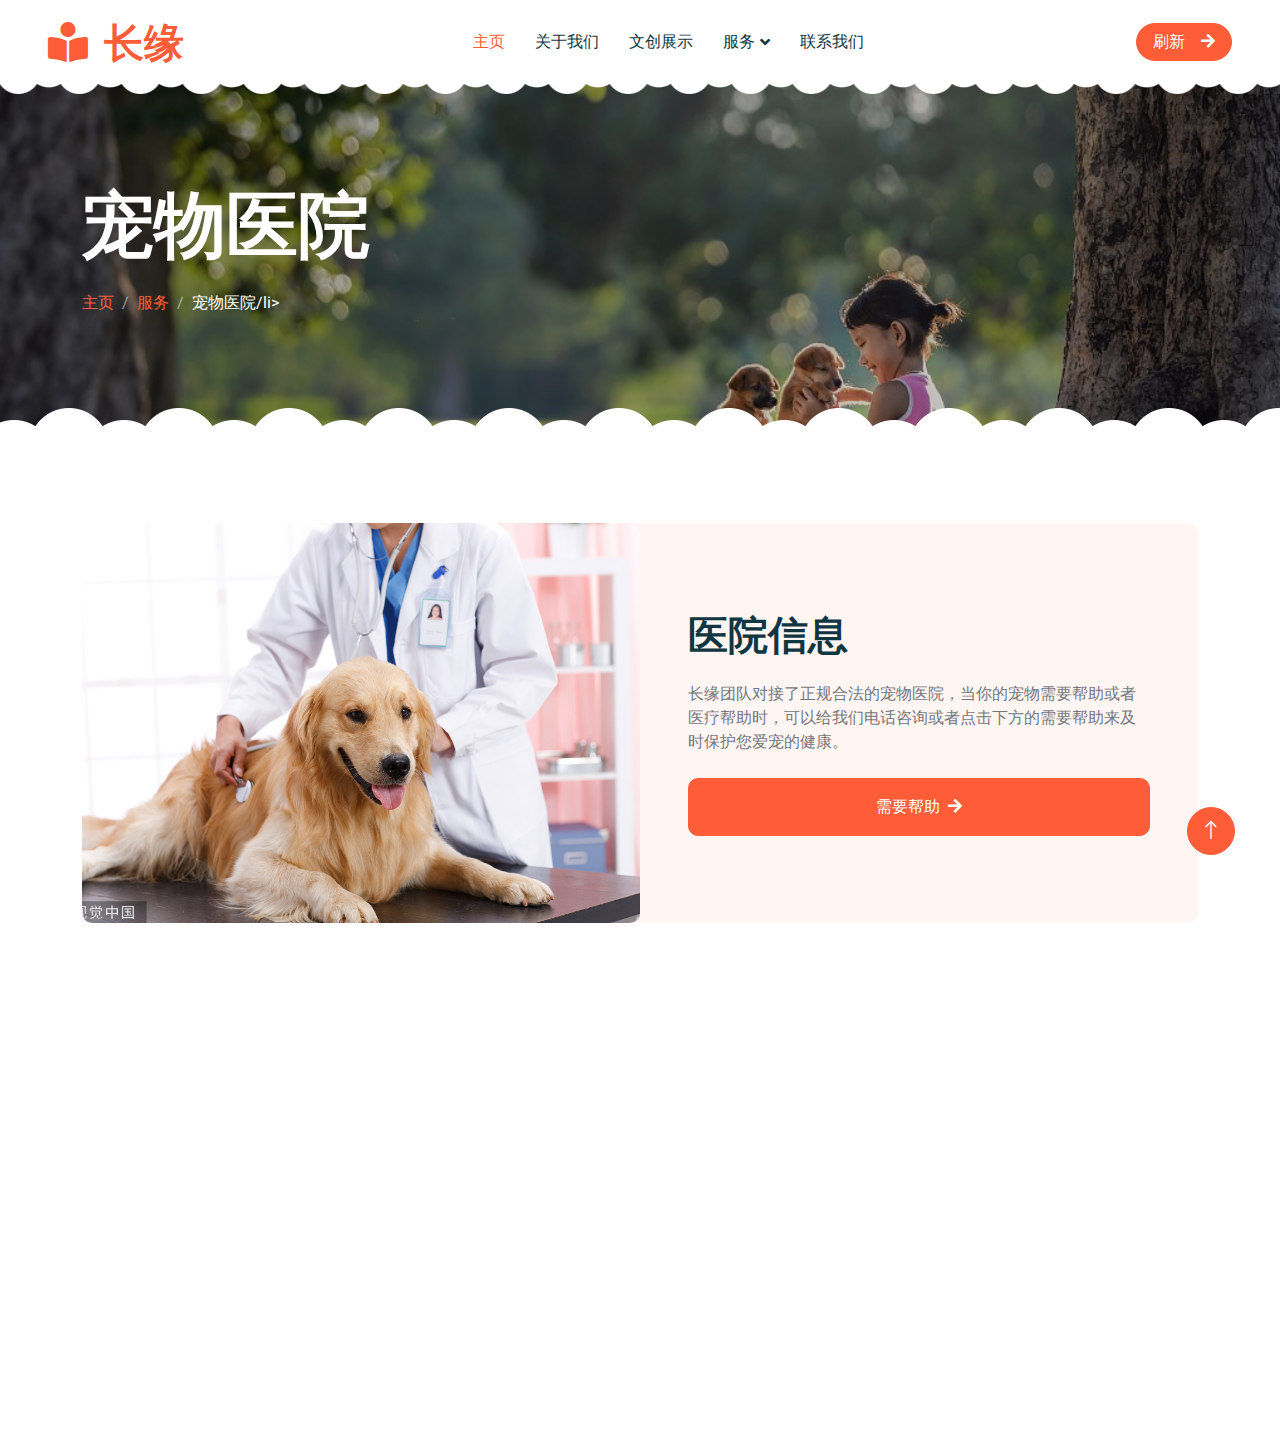
<file: call-to-action.html>
<!DOCTYPE html>
<html lang="en">
<head>
<meta charset="utf-8">
<title>宠物医院</title>
<meta content="width=device-width, initial-scale=1.0" name="viewport">
<meta content="" name="keywords">
<meta content="" name="description">



<link rel="preconnect" href="https://fonts.googleapis.com/">
<link rel="preconnect" href="https://fonts.gstatic.com/" crossorigin="">
<link href="static/css/css2.css" rel="stylesheet">

<link href="static/css/all.min.css" rel="stylesheet">
<link href="static/css/bootstrap-icons.css" rel="stylesheet">

<link href="static/css/animate.min.css" rel="stylesheet">
<link href="static/css/owl.carousel.min.css" rel="stylesheet">

<link href="static/css/bootstrap.min.css" rel="stylesheet">

<link href="static/css/style.css" rel="stylesheet">
</head>
<body>
<div class="container-xxl bg-white p-0">

<div id="spinner" class="show bg-white position-fixed translate-middle w-100 vh-100 top-50 start-50 d-flex align-items-center justify-content-center">
<div class="spinner-border text-primary" style="width: 3rem; height: 3rem;" role="status">
<span class="sr-only">Loading...</span>
</div>
</div>


<nav class="navbar navbar-expand-lg bg-white navbar-light sticky-top px-4 px-lg-5 py-lg-0">
<a href="index1.html" class="navbar-brand">
<h1 class="m-0 text-primary"><i class="fa fa-book-reader me-3"></i>长缘</h1>
</a>
<button type="button" class="navbar-toggler" data-bs-toggle="collapse" data-bs-target="#navbarCollapse">
<span class="navbar-toggler-icon"></span>
</button>
<div class="collapse navbar-collapse" id="navbarCollapse">
<div class="navbar-nav mx-auto">
<a href="index1.html" class="nav-item nav-link active">主页</a>
<a href="about.html" class="nav-item nav-link">关于我们</a>
<a href="classes.html" class="nav-item nav-link">文创展示</a>
<div class="nav-item dropdown">
<a href="#" class="nav-link dropdown-toggle" data-bs-toggle="dropdown">服务</a>
<div class="dropdown-menu rounded-0 rounded-bottom border-0 shadow-sm m-0">
<a href="facility.html" class="dropdown-item">宠物保养</a>
<a href="team.html" class="dropdown-item">宠物生日party</a>
<a href="call-to-action.html" class="dropdown-item">宠物医院</a>
<a href="appointment.html" class="dropdown-item">宠物寄养</a>
<a href="404.html" class="dropdown-item">404 Error</a>
</div>
</div>
<a href="contact.html" class="nav-item nav-link">联系我们</a>
</div>
<a href="" class="btn btn-primary rounded-pill px-3 d-none d-lg-block">刷新<i class="fa fa-arrow-right ms-3"></i></a>
</div>
</nav>


<div class="container-xxl py-5 page-header position-relative mb-5">
<div class="container py-5">
<h1 class="display-2 text-white animated slideInDown mb-4">宠物医院</h1>
<nav aria-label="breadcrumb animated slideInDown">
<ol class="breadcrumb">
<li class="breadcrumb-item"><a href="#">主页</a></li>
<li class="breadcrumb-item"><a href="#">服务</a></li>
<li class="breadcrumb-item text-white active" aria-current="page">宠物医院/li>
</ol>
</nav>
</div>
</div>


<div class="container-xxl py-5">
<div class="container">
<div class="bg-light rounded">
<div class="row g-0">
<div class="col-lg-6 wow fadeIn" data-wow-delay="0.1s" style="min-height: 400px;">
<div class="position-relative h-100">
<img class="position-absolute w-100 h-100 rounded" src="static/picture/call-to-action01.jpg" style="object-fit: cover;">
</div>
</div>
<div class="col-lg-6 wow fadeIn" data-wow-delay="0.5s">
<div class="h-100 d-flex flex-column justify-content-center p-5">
<h1 class="mb-4">医院信息</h1>
<p class="mb-4">长缘团队对接了正规合法的宠物医院，当你的宠物需要帮助或者医疗帮助时，可以给我们电话咨询或者点击下方的需要帮助来及时保护您爱宠的健康。
</p>
<a class="btn btn-primary py-3 px-5" href="">需要帮助<i class="fa fa-arrow-right ms-2"></i></a>
</div>
</div>
</div>
</div>
</div>
</div>


<div class="container-fluid bg-dark text-white-50 footer pt-5 mt-5 wow fadeIn" data-wow-delay="0.1s">
<div class="container py-5">
<div class="row g-5">
<div class="col-lg-3 col-md-6">
<h3 class="text-white mb-4">Get In Touch</h3>
<p class="mb-2"><i class="fa fa-map-marker-alt me-3"></i>浙江越秀外国语学院</p>
<p class="mb-2"><i class="fa fa-phone-alt me-3"></i>17858119261</p>
<p class="mb-2"><i class="fa fa-envelope me-3"></i><a href="email-protection.html" class="__cf_email__" data-cfemail="cfa6a1a9a08faab7aea2bfa3aae1aca0a2">[email&#160;protected]</a></p>
<div class="d-flex pt-2">
<a class="btn btn-outline-light btn-social" href=""><i class="fab fa-twitter"></i></a>
<a class="btn btn-outline-light btn-social" href=""><i class="fab fa-facebook-f"></i></a>
<a class="btn btn-outline-light btn-social" href=""><i class="fab fa-youtube"></i></a>
<a class="btn btn-outline-light btn-social" href=""><i class="fab fa-linkedin-in"></i></a>
</div>
</div>
<div class="col-lg-3 col-md-6">
<h3 class="text-white mb-4">Quick Links</h3>
<a class="btn btn-link text-white-50" href="">关于我们</a>
<a class="btn btn-link text-white-50" href="">联系我们</a>
<a class="btn btn-link text-white-50" href="">我们的服务</a>
<a class="btn btn-link text-white-50" href="">隐私政策</a>
<a class="btn btn-link text-white-50" href="">条款和条件</a>
</div>
<div class="col-lg-3 col-md-6">
<h3 class="text-white mb-4">Photo Gallery</h3>
<div class="row g-2 pt-2">
<div class="col-4">
 <img class="img-fluid rounded bg-light p-1" src="static/picture/classes-1.jpg" alt="">
</div>
<div class="col-4">
<img class="img-fluid rounded bg-light p-1" src="static/picture/classes-2.jpg" alt="">
</div>
<div class="col-4">
<img class="img-fluid rounded bg-light p-1" src="static/picture/classes-3.jpg" alt="">
</div>
<div class="col-4">
<img class="img-fluid rounded bg-light p-1" src="static/picture/classes-4.jpg" alt="">
</div>
<div class="col-4">
<img class="img-fluid rounded bg-light p-1" src="static/picture/classes-5.jpg" alt="">
</div>
<div class="col-4">
<img class="img-fluid rounded bg-light p-1" src="static/picture/classes-6.jpg" alt="">
</div>
</div>
</div>
<div class="col-lg-3 col-md-6">
<h3 class="text-white mb-4">Newsletter</h3>
<p>Dolor amet sit justo amet elitr clita ipsum elitr est.</p>
<div class="position-relative mx-auto" style="max-width: 400px;">
<input class="form-control bg-transparent w-100 py-3 ps-4 pe-5" type="text" placeholder="Your email">
<button type="button" class="btn btn-primary py-2 position-absolute top-0 end-0 mt-2 me-2">SignUp</button>
</div>
</div>
</div>
</div>
<div class="container">
<div class="copyright">
<div class="row">
<div class="col-md-6 text-center text-md-start mb-3 mb-md-0">
Copyright &copy; 2022.长缘宠物纪念馆<a target="_blank" href="###">&#x7F51;&#x9875;&#x6A21;&#x677F;</a>


</div>
<div class="col-md-6 text-center text-md-end">
<div class="footer-menu">
<a href="">Home</a>
<a href="">Cookies</a>
<a href="">Help</a>
<a href="">FQAs</a>
</div>
</div>
</div>
</div>
</div>
</div>


<a href="#" class="btn btn-lg btn-primary btn-lg-square back-to-top"><i class="bi bi-arrow-up"></i></a>
</div>

<script data-cfasync="false" src="static/js/email-decode.min.js"></script><script src="static/js/jquery-3.4.1.min.js" type="e55c7acbefdd18bb0eacac49-text/javascript"></script>
<script src="static/js/bootstrap.bundle.min.js" type="e55c7acbefdd18bb0eacac49-text/javascript"></script>
<script src="static/js/wow.min.js" type="e55c7acbefdd18bb0eacac49-text/javascript"></script>
<script src="static/js/easing.min.js" type="e55c7acbefdd18bb0eacac49-text/javascript"></script>
<script src="static/js/waypoints.min.js" type="e55c7acbefdd18bb0eacac49-text/javascript"></script>
<script src="static/js/owl.carousel.min.js" type="e55c7acbefdd18bb0eacac49-text/javascript"></script>

<script src="static/js/main.js" type="e55c7acbefdd18bb0eacac49-text/javascript"></script>
<script src="static/js/rocket-loader.min.js" data-cf-settings="e55c7acbefdd18bb0eacac49-|49" defer=""></script></body>
</html>
</file>
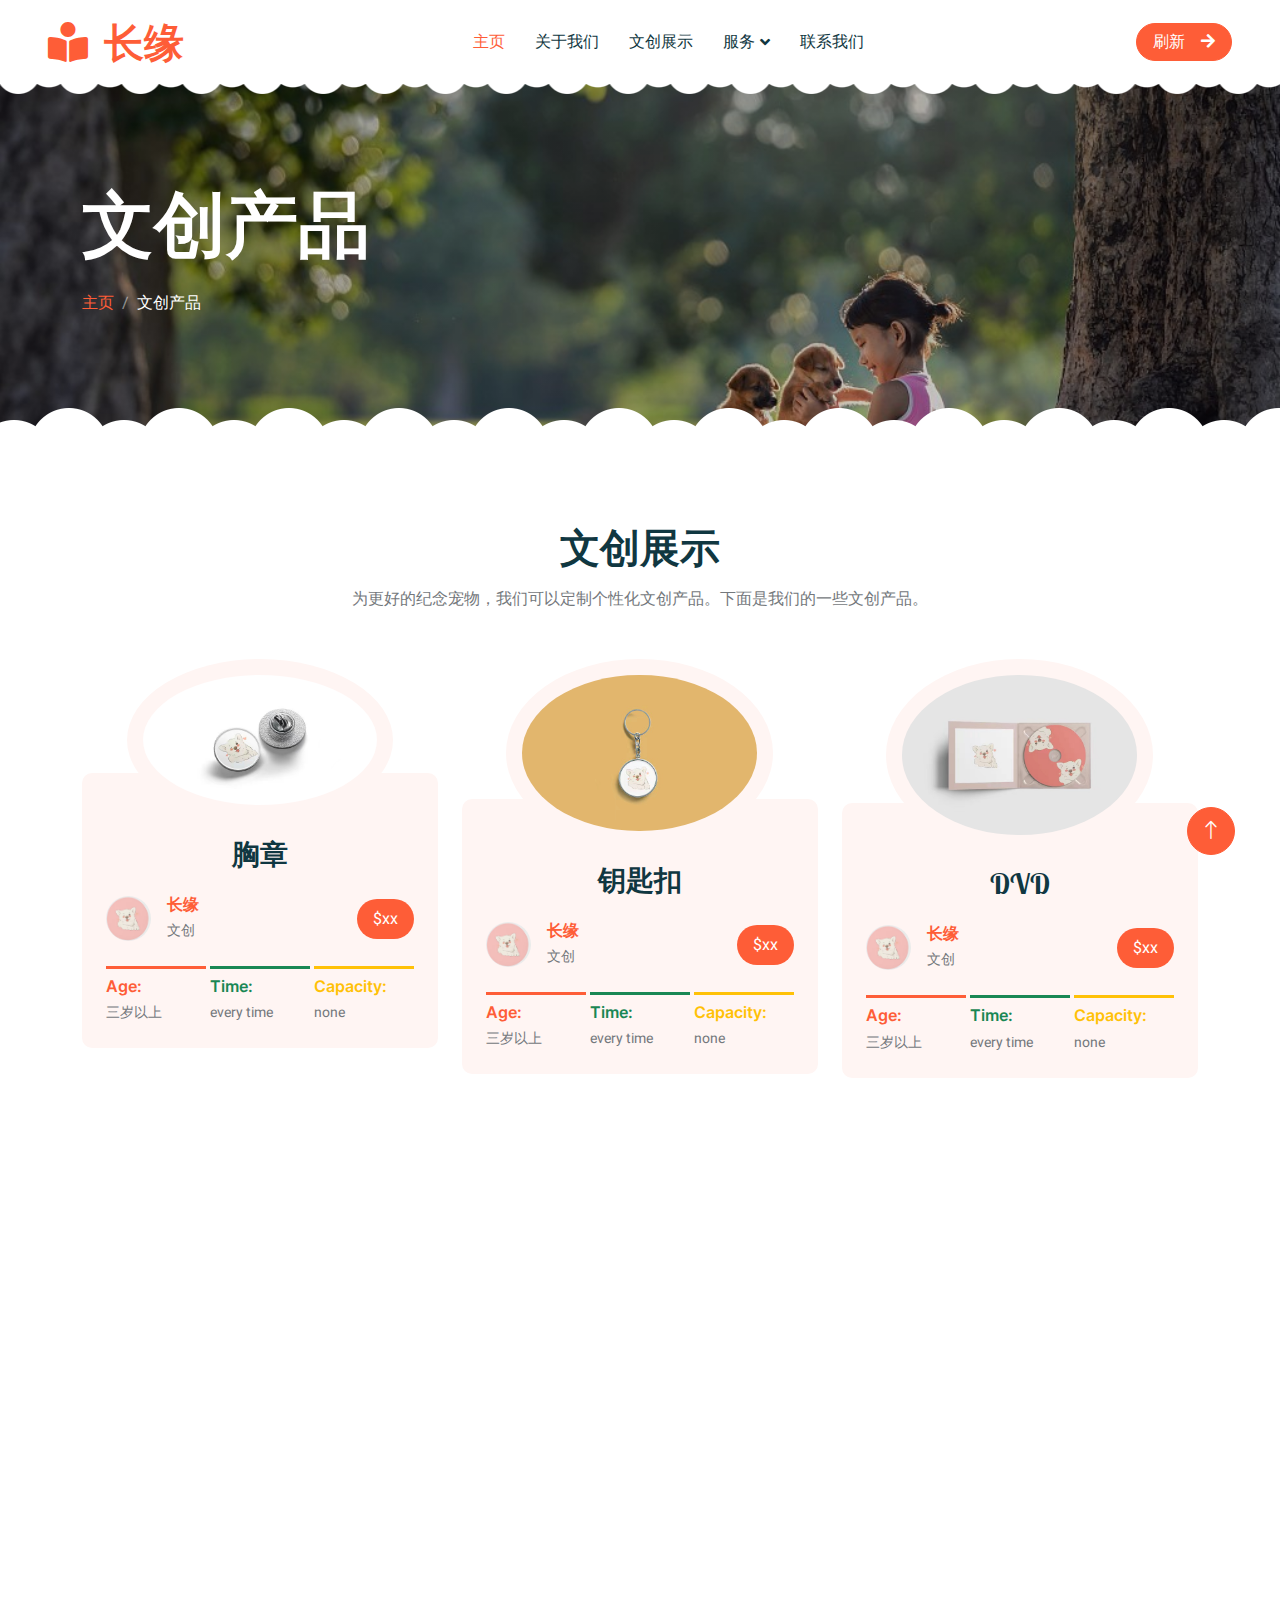
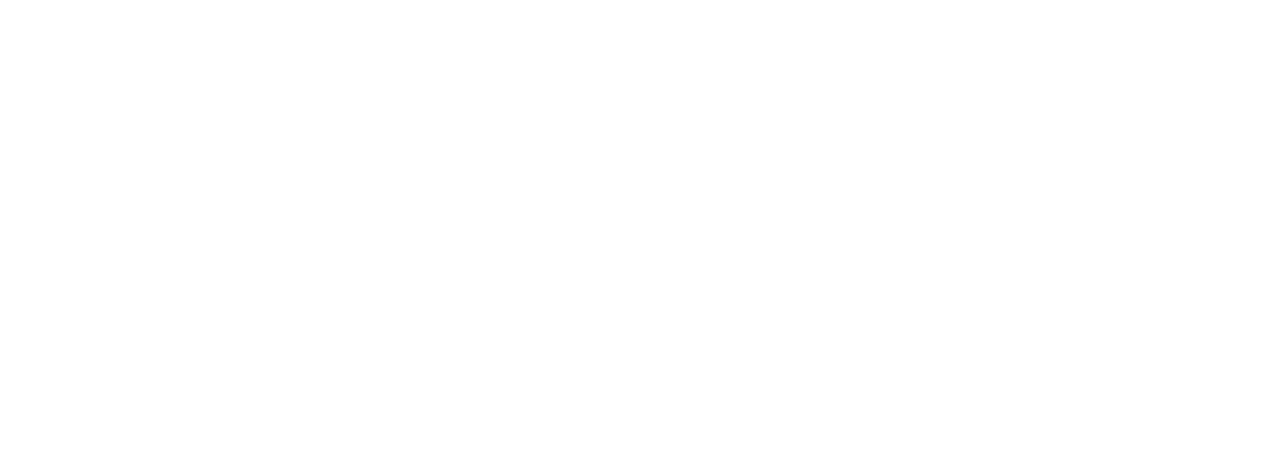
<file: classes.html>
<!DOCTYPE html>
<html lang="en">
<head>
<meta charset="utf-8">
<title>文创展示</title>
<meta content="width=device-width, initial-scale=1.0" name="viewport">
<meta content="" name="keywords">
<meta content="" name="description">



<link rel="preconnect" href="https://fonts.googleapis.com/">
<link rel="preconnect" href="https://fonts.gstatic.com/" crossorigin="">
<link href="static/css/css2.css" rel="stylesheet">

<link href="static/css/all.min.css" rel="stylesheet">
<link href="static/css/bootstrap-icons.css" rel="stylesheet">

<link href="static/css/animate.min.css" rel="stylesheet">
<link href="static/css/owl.carousel.min.css" rel="stylesheet">

<link href="static/css/bootstrap.min.css" rel="stylesheet">

<link href="static/css/style.css" rel="stylesheet">
</head>
<body>
<div class="container-xxl bg-white p-0">

<div id="spinner" class="show bg-white position-fixed translate-middle w-100 vh-100 top-50 start-50 d-flex align-items-center justify-content-center">
<div class="spinner-border text-primary" style="width: 3rem; height: 3rem;" role="status">
<span class="sr-only">Loading...</span>
</div>
</div>


<nav class="navbar navbar-expand-lg bg-white navbar-light sticky-top px-4 px-lg-5 py-lg-0">
<a href="index1.html" class="navbar-brand">
<h1 class="m-0 text-primary"><i class="fa fa-book-reader me-3"></i>长缘</h1>
</a>
<button type="button" class="navbar-toggler" data-bs-toggle="collapse" data-bs-target="#navbarCollapse">
<span class="navbar-toggler-icon"></span>
</button>
<div class="collapse navbar-collapse" id="navbarCollapse">
<div class="navbar-nav mx-auto">
<a href="index1.html" class="nav-item nav-link active">主页</a>
<a href="about.html" class="nav-item nav-link">关于我们</a>
<a href="classes.html" class="nav-item nav-link">文创展示</a>
<div class="nav-item dropdown">
<a href="#" class="nav-link dropdown-toggle" data-bs-toggle="dropdown">服务</a>
<div class="dropdown-menu rounded-0 rounded-bottom border-0 shadow-sm m-0">
<a href="facility.html" class="dropdown-item">宠物保养</a>
<a href="team.html" class="dropdown-item">宠物生日party</a>
<a href="call-to-action.html" class="dropdown-item">宠物医院</a>
<a href="appointment.html" class="dropdown-item">宠物寄养</a>
<a href="404.html" class="dropdown-item">404 Error</a>
</div>
</div>
<a href="contact.html" class="nav-item nav-link">联系我们</a>
</div>
<a href="" class="btn btn-primary rounded-pill px-3 d-none d-lg-block">刷新<i class="fa fa-arrow-right ms-3"></i></a>
</div>
</nav>


<div class="container-xxl py-5 page-header position-relative mb-5">
<div class="container py-5">
<h1 class="display-2 text-white animated slideInDown mb-4">文创产品</h1>
<nav aria-label="breadcrumb animated slideInDown">
<ol class="breadcrumb">
<li class="breadcrumb-item"><a href="#">主页</a></li>
<li class="breadcrumb-item text-white active" aria-current="page">文创产品</li>
</ol>
</nav>
</div>
</div>


<div class="container-xxl py-5">
<div class="container">
<div class="text-center mx-auto mb-5 wow fadeInUp" data-wow-delay="0.1s" style="max-width: 600px;">
<h1 class="mb-3">文创展示</h1>
<p>为更好的纪念宠物，我们可以定制个性化文创产品。下面是我们的一些文创产品。</p>
</div>
<div class="row g-4">
<div class="col-lg-4 col-md-6 wow fadeInUp" data-wow-delay="0.1s">
<div class="classes-item">
<div class="bg-light rounded-circle w-75 mx-auto p-3">
<img class="img-fluid rounded-circle" src="static/picture/classes-1.jpg" alt="">
</div>
<div class="bg-light rounded p-4 pt-5 mt-n5">
<a class="d-block text-center h3 mt-3 mb-4" href="">胸章</a>
<div class="d-flex align-items-center justify-content-between mb-4">
<div class="d-flex align-items-center">
<img class="rounded-circle flex-shrink-0" src="static/picture/user.jpg" alt="" style="width: 45px; height: 45px;">
<div class="ms-3">
<h6 class="text-primary mb-1">长缘</h6>
<small>文创</small>
</div>
</div>
<span class="bg-primary text-white rounded-pill py-2 px-3" href="">$xx</span>
</div>
<div class="row g-1">
<div class="col-4">
<div class="border-top border-3 border-primary pt-2">
<h6 class="text-primary mb-1">Age:</h6>
<small>三岁以上</small>
</div>
</div>
<div class="col-4">
<div class="border-top border-3 border-success pt-2">
<h6 class="text-success mb-1">Time:</h6>
<small>every time</small>
</div>
</div>
<div class="col-4">
<div class="border-top border-3 border-warning pt-2">
<h6 class="text-warning mb-1">Capacity:</h6>
<small>none</small>
</div>
</div>
</div>
</div>
</div>
</div>
<div class="col-lg-4 col-md-6 wow fadeInUp" data-wow-delay="0.3s">
<div class="classes-item">
<div class="bg-light rounded-circle w-75 mx-auto p-3">
<img class="img-fluid rounded-circle" src="static/picture/classes-2.jpg" alt="">
</div>
<div class="bg-light rounded p-4 pt-5 mt-n5">
<a class="d-block text-center h3 mt-3 mb-4" href="">钥匙扣</a>
<div class="d-flex align-items-center justify-content-between mb-4">
<div class="d-flex align-items-center">
<img class="rounded-circle flex-shrink-0" src="static/picture/user.jpg" alt="" style="width: 45px; height: 45px;">
<div class="ms-3">
<h6 class="text-primary mb-1">长缘</h6>
<small>文创</small>
</div>
</div>
<span class="bg-primary text-white rounded-pill py-2 px-3" href="">$xx</span>
</div>
<div class="row g-1">
<div class="col-4">
<div class="border-top border-3 border-primary pt-2">
<h6 class="text-primary mb-1">Age:</h6>
<small>三岁以上</small>
</div>
</div>
<div class="col-4">
<div class="border-top border-3 border-success pt-2">
<h6 class="text-success mb-1">Time:</h6>
<small>every time</small>
</div>
</div>
<div class="col-4">
<div class="border-top border-3 border-warning pt-2">
<h6 class="text-warning mb-1">Capacity:</h6>
<small>none</small>
</div>
</div>
</div>
</div>
</div>
</div>
<div class="col-lg-4 col-md-6 wow fadeInUp" data-wow-delay="0.5s">
<div class="classes-item">
<div class="bg-light rounded-circle w-75 mx-auto p-3">
<img class="img-fluid rounded-circle" src="static/picture/classes-3.jpg" alt="">
</div>
<div class="bg-light rounded p-4 pt-5 mt-n5">
<a class="d-block text-center h3 mt-3 mb-4" href="">DVD</a>
<div class="d-flex align-items-center justify-content-between mb-4">
<div class="d-flex align-items-center">
<img class="rounded-circle flex-shrink-0" src="static/picture/user.jpg" alt="" style="width: 45px; height: 45px;">
<div class="ms-3">
<h6 class="text-primary mb-1">长缘</h6>
<small>文创</small>
</div>
</div>
<span class="bg-primary text-white rounded-pill py-2 px-3" href="">$xx</span>
</div>
<div class="row g-1">
<div class="col-4">
<div class="border-top border-3 border-primary pt-2">
<h6 class="text-primary mb-1">Age:</h6>
<small>三岁以上</small>
</div>
</div>
<div class="col-4">
<div class="border-top border-3 border-success pt-2">
<h6 class="text-success mb-1">Time:</h6>
<small>every time</small>
</div>
</div>
<div class="col-4">
<div class="border-top border-3 border-warning pt-2">
<h6 class="text-warning mb-1">Capacity:</h6>
<small>none</small>
 </div>
</div>
</div>
</div>
</div>
</div>
<div class="col-lg-4 col-md-6 wow fadeInUp" data-wow-delay="0.1s">
<div class="classes-item">
<div class="bg-light rounded-circle w-75 mx-auto p-3">
<img class="img-fluid rounded-circle" src="static/picture/classes-4.jpg" alt="">
</div>
<div class="bg-light rounded p-4 pt-5 mt-n5">
<a class="d-block text-center h3 mt-3 mb-4" href="">立牌</a>
<div class="d-flex align-items-center justify-content-between mb-4">
<div class="d-flex align-items-center">
<img class="rounded-circle flex-shrink-0" src="static/picture/user.jpg" alt="" style="width: 45px; height: 45px;">
<div class="ms-3">
<h6 class="text-primary mb-1">长缘</h6>
 <small>文创</small>
</div>
</div>
<span class="bg-primary text-white rounded-pill py-2 px-3" href="">$xx</span>
</div>
<div class="row g-1">
<div class="col-4">
<div class="border-top border-3 border-primary pt-2">
<h6 class="text-primary mb-1">Age:</h6>
<small>三岁以上</small>
</div>
</div>
<div class="col-4">
<div class="border-top border-3 border-success pt-2">
<h6 class="text-success mb-1">Time:</h6>
<small>every time</small>
</div>
</div>
<div class="col-4">
<div class="border-top border-3 border-warning pt-2">
<h6 class="text-warning mb-1">Capacity:</h6>
<small>none</small>
</div>
</div>
</div>
</div>
</div>
</div>
<div class="col-lg-4 col-md-6 wow fadeInUp" data-wow-delay="0.3s">
<div class="classes-item">
<div class="bg-light rounded-circle w-75 mx-auto p-3">
<img class="img-fluid rounded-circle" src="static/picture/classes-5.jpg" alt="">
</div>
<div class="bg-light rounded p-4 pt-5 mt-n5">
<a class="d-block text-center h3 mt-3 mb-4" href="">水杯</a>
<div class="d-flex align-items-center justify-content-between mb-4">
<div class="d-flex align-items-center">
<img class="rounded-circle flex-shrink-0" src="static/picture/user.jpg" alt="" style="width: 45px; height: 45px;">
<div class="ms-3">
<h6 class="text-primary mb-1">长缘</h6>
<small>文创</small>
</div>
</div>
<span class="bg-primary text-white rounded-pill py-2 px-3" href="">$xx</span>
</div>
<div class="row g-1">
<div class="col-4">
<div class="border-top border-3 border-primary pt-2">
<h6 class="text-primary mb-1">Age:</h6>
<small>三岁以上</small>
</div>
</div>
<div class="col-4">
<div class="border-top border-3 border-success pt-2">
<h6 class="text-success mb-1">Time:</h6>
<small>every time</small>
</div>
</div>
<div class="col-4">
<div class="border-top border-3 border-warning pt-2">
<h6 class="text-warning mb-1">Capacity:</h6>
<small>none</small>
</div>
</div>
</div>
</div>
</div>
</div>
<div class="col-lg-4 col-md-6 wow fadeInUp" data-wow-delay="0.5s">
<div class="classes-item">
<div class="bg-light rounded-circle w-75 mx-auto p-3">
<img class="img-fluid rounded-circle" src="static/picture/classes-6.jpg" alt="">
</div>
<div class="bg-light rounded p-4 pt-5 mt-n5">
<a class="d-block text-center h3 mt-3 mb-4" href="">抱枕</a>
<div class="d-flex align-items-center justify-content-between mb-4">
<div class="d-flex align-items-center">
<img class="rounded-circle flex-shrink-0" src="static/picture/user.jpg" alt="" style="width: 45px; height: 45px;">
<div class="ms-3">
<h6 class="text-primary mb-1">长缘</h6>
<small>文创</small>
</div>
</div>
<span class="bg-primary text-white rounded-pill py-2 px-3" href="">$xx</span>
</div>
<div class="row g-1">
<div class="col-4">
<div class="border-top border-3 border-primary pt-2">
<h6 class="text-primary mb-1">Age:</h6>
<small>三岁以上</small>
</div>
</div>
<div class="col-4">
<div class="border-top border-3 border-success pt-2">
<h6 class="text-success mb-1">Time:</h6>
<small>every time</small>
</div>
</div>
<div class="col-4">
<div class="border-top border-3 border-warning pt-2">
<h6 class="text-warning mb-1">Capacity:</h6>
<small>none</small>
 </div>
</div>
</div>
</div>
</div>
</div>
</div>
</div>
</div>


<div class="container-fluid bg-dark text-white-50 footer pt-5 mt-5 wow fadeIn" data-wow-delay="0.1s">
<div class="container py-5">
<div class="row g-5">
<div class="col-lg-3 col-md-6">
<h3 class="text-white mb-4">Get In Touch</h3>
<p class="mb-2"><i class="fa fa-map-marker-alt me-3"></i>浙江越秀外国语学院</p>
<p class="mb-2"><i class="fa fa-phone-alt me-3"></i>17858119261</p>
<p class="mb-2"><i class="fa fa-envelope me-3"></i><a href="email-protection.html" class="__cf_email__" data-cfemail="cfa6a1a9a08faab7aea2bfa3aae1aca0a2">[email&#160;protected]</a></p>
<div class="d-flex pt-2">
 <a class="btn btn-outline-light btn-social" href=""><i class="fab fa-twitter"></i></a>
<a class="btn btn-outline-light btn-social" href=""><i class="fab fa-facebook-f"></i></a>
<a class="btn btn-outline-light btn-social" href=""><i class="fab fa-youtube"></i></a>
<a class="btn btn-outline-light btn-social" href=""><i class="fab fa-linkedin-in"></i></a>
</div>
</div>
<div class="col-lg-3 col-md-6">
<h3 class="text-white mb-4">Quick Links</h3>
<a class="btn btn-link text-white-50" href="">关于我们</a>
<a class="btn btn-link text-white-50" href="">联系我们</a>
<a class="btn btn-link text-white-50" href="">我们的服务</a>
<a class="btn btn-link text-white-50" href="">隐私政策</a>
<a class="btn btn-link text-white-50" href="">条款和条件</a>
</div>
<div class="col-lg-3 col-md-6">
<h3 class="text-white mb-4">Photo Gallery</h3>
<div class="row g-2 pt-2">
<div class="col-4">
<img class="img-fluid rounded bg-light p-1" src="static/picture/classes-1.jpg" alt="">
</div>
<div class="col-4">
<img class="img-fluid rounded bg-light p-1" src="static/picture/classes-2.jpg" alt="">
</div>
<div class="col-4">
<img class="img-fluid rounded bg-light p-1" src="static/picture/classes-3.jpg" alt="">
</div>
<div class="col-4">
<img class="img-fluid rounded bg-light p-1" src="static/picture/classes-4.jpg" alt="">
</div>
<div class="col-4">
<img class="img-fluid rounded bg-light p-1" src="static/picture/classes-5.jpg" alt="">
</div>
<div class="col-4">
<img class="img-fluid rounded bg-light p-1" src="static/picture/classes-6.jpg" alt="">
</div>
</div>
</div>
<div class="col-lg-3 col-md-6">
<h3 class="text-white mb-4">Newsletter</h3>
<p>Dolor amet sit justo amet elitr clita ipsum elitr est.</p>
<div class="position-relative mx-auto" style="max-width: 400px;">
<input class="form-control bg-transparent w-100 py-3 ps-4 pe-5" type="text" placeholder="Your email">
<button type="button" class="btn btn-primary py-2 position-absolute top-0 end-0 mt-2 me-2">SignUp</button>
</div>
</div>
</div>
</div>
<div class="container">
<div class="copyright">
<div class="row">
<div class="col-md-6 text-center text-md-start mb-3 mb-md-0">
Copyright &copy;2022.长缘宠物纪念馆.<a target="_blank" href="xxx">&#x7F51;&#x9875;&#x6A21;&#x677F;</a>

</div>
<div class="col-md-6 text-center text-md-end">
<div class="footer-menu">
 <a href="">Home</a>
<a href="">Cookies</a>
<a href="">Help</a>
<a href="">FQAs</a>
</div>
</div>
</div>
</div>
</div>
</div>


<a href="#" class="btn btn-lg btn-primary btn-lg-square back-to-top"><i class="bi bi-arrow-up"></i></a>
</div>

<script data-cfasync="false" src="static/js/email-decode.min.js"></script><script src="static/js/jquery-3.4.1.min.js" type="ba4dc92d6377dd71ce0dac23-text/javascript"></script>
<script src="static/js/bootstrap.bundle.min.js" type="ba4dc92d6377dd71ce0dac23-text/javascript"></script>
<script src="static/js/wow.min.js" type="ba4dc92d6377dd71ce0dac23-text/javascript"></script>
<script src="static/js/easing.min.js" type="ba4dc92d6377dd71ce0dac23-text/javascript"></script>
<script src="static/js/waypoints.min.js" type="ba4dc92d6377dd71ce0dac23-text/javascript"></script>
<script src="static/js/owl.carousel.min.js" type="ba4dc92d6377dd71ce0dac23-text/javascript"></script>

<script src="static/js/main.js" type="ba4dc92d6377dd71ce0dac23-text/javascript"></script>
<script src="static/js/rocket-loader.min.js" data-cf-settings="ba4dc92d6377dd71ce0dac23-|49" defer=""></script></body>
</html>
</file>
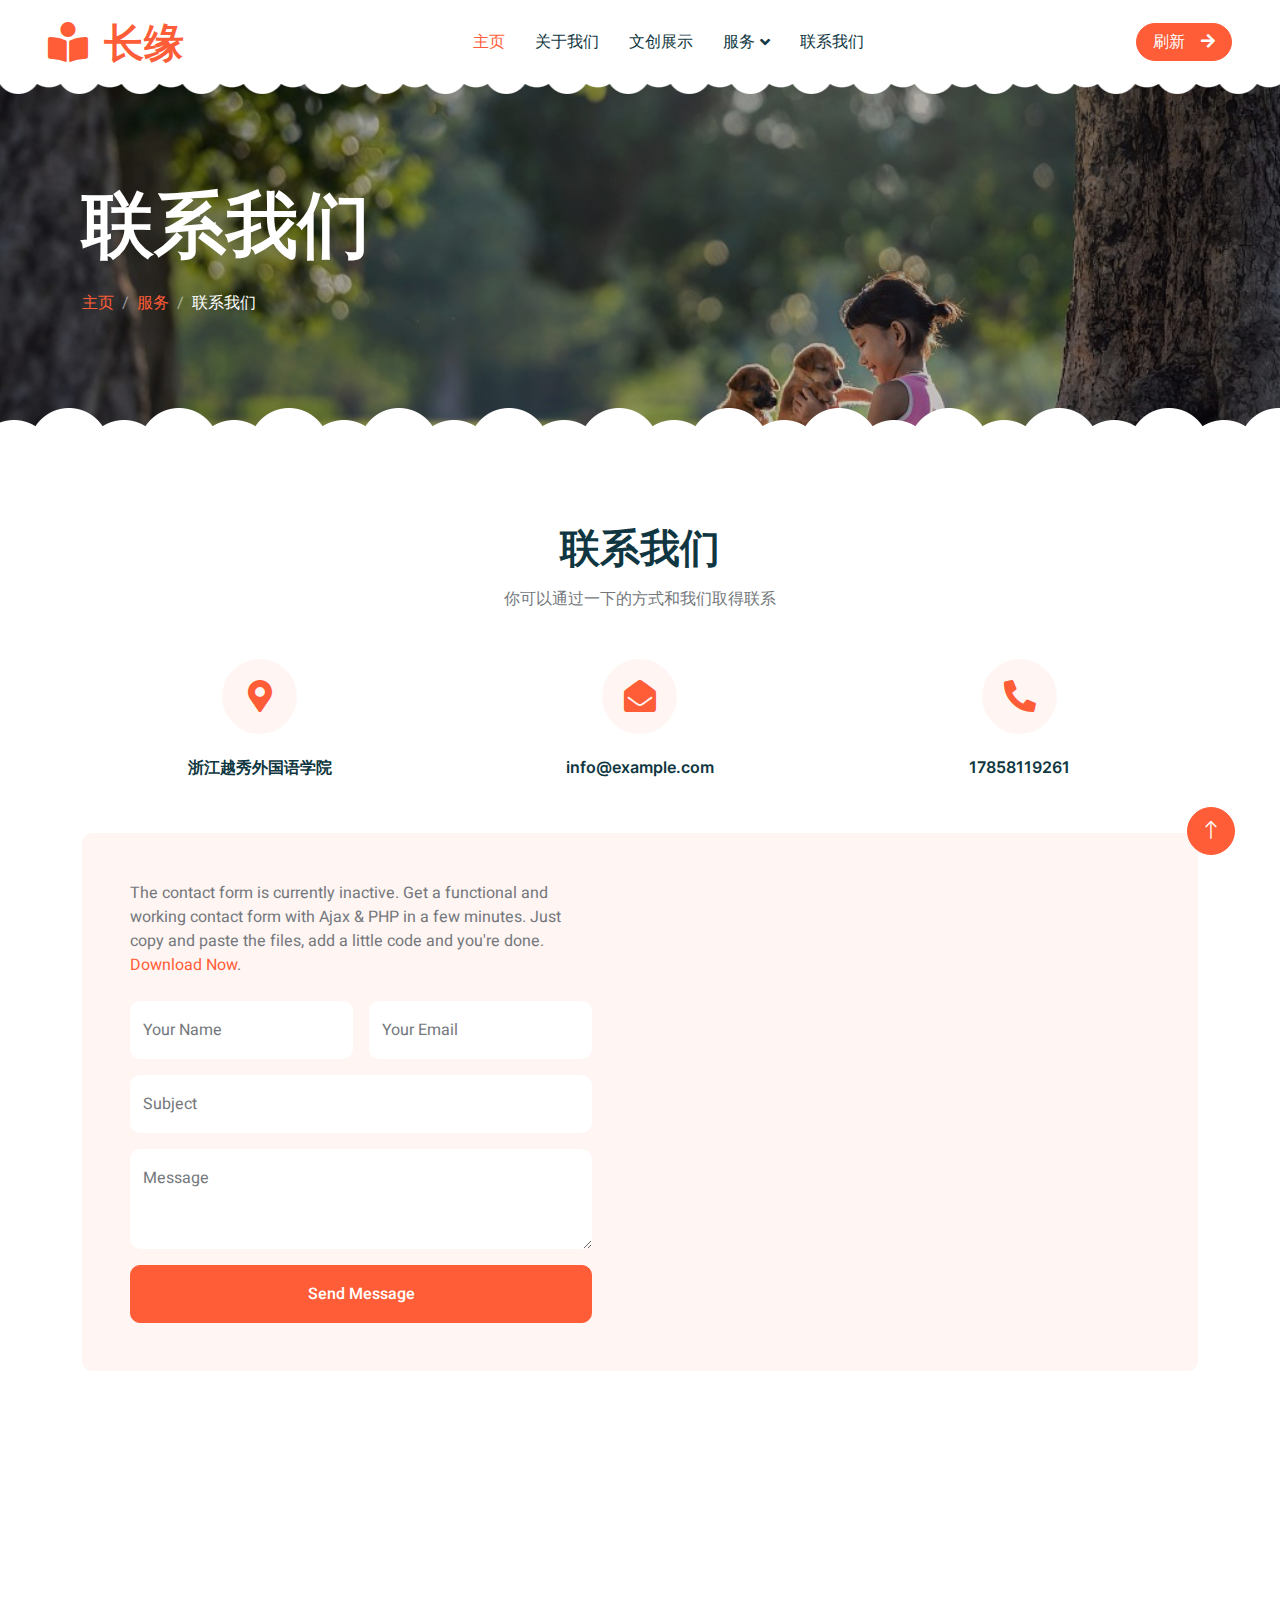
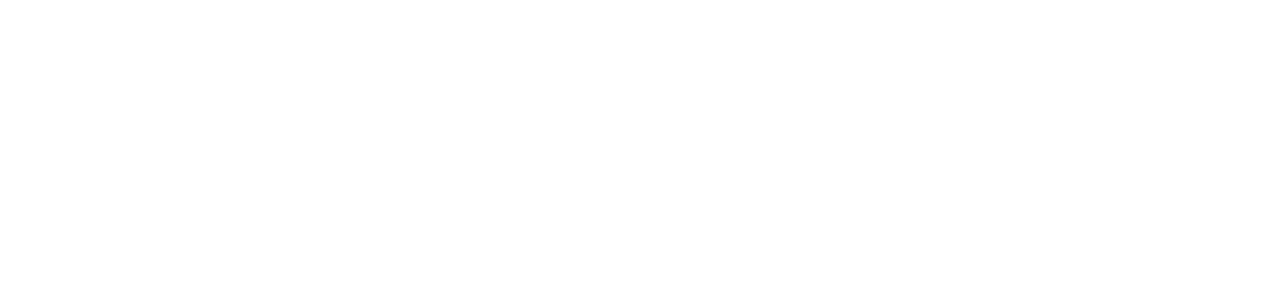
<file: contact.html>
<!DOCTYPE html>
<html lang="en">
<head>
<meta charset="utf-8">
<title>联系我们</title>
<meta content="width=device-width, initial-scale=1.0" name="viewport">
<meta content="" name="keywords">
<meta content="" name="description">



<link rel="preconnect" href="https://fonts.googleapis.com/">
<link rel="preconnect" href="https://fonts.gstatic.com/" crossorigin="">
<link href="static/css/css2.css" rel="stylesheet">

<link href="static/css/all.min.css" rel="stylesheet">
<link href="static/css/bootstrap-icons.css" rel="stylesheet">

<link href="static/css/animate.min.css" rel="stylesheet">
<link href="static/css/owl.carousel.min.css" rel="stylesheet">

<link href="static/css/bootstrap.min.css" rel="stylesheet">

<link href="static/css/style.css" rel="stylesheet">
</head>
<body>
<div class="container-xxl bg-white p-0">

<div id="spinner" class="show bg-white position-fixed translate-middle w-100 vh-100 top-50 start-50 d-flex align-items-center justify-content-center">
<div class="spinner-border text-primary" style="width: 3rem; height: 3rem;" role="status">
<span class="sr-only">Loading...</span>
</div>
</div>


<nav class="navbar navbar-expand-lg bg-white navbar-light sticky-top px-4 px-lg-5 py-lg-0">
<a href="index1.html" class="navbar-brand">
<h1 class="m-0 text-primary"><i class="fa fa-book-reader me-3"></i>长缘</h1>
</a>
<button type="button" class="navbar-toggler" data-bs-toggle="collapse" data-bs-target="#navbarCollapse">
<span class="navbar-toggler-icon"></span>
</button>
<div class="collapse navbar-collapse" id="navbarCollapse">
<div class="navbar-nav mx-auto">
<a href="index1.html" class="nav-item nav-link active">主页</a>
<a href="about.html" class="nav-item nav-link">关于我们</a>
<a href="classes.html" class="nav-item nav-link">文创展示</a>
<div class="nav-item dropdown">
<a href="#" class="nav-link dropdown-toggle" data-bs-toggle="dropdown">服务</a>
<div class="dropdown-menu rounded-0 rounded-bottom border-0 shadow-sm m-0">
<a href="facility.html" class="dropdown-item">宠物保养</a>
<a href="team.html" class="dropdown-item">宠物生日party</a>
<a href="call-to-action.html" class="dropdown-item">宠物医院</a>
<a href="appointment.html" class="dropdown-item">宠物寄养</a>
<a href="404.html" class="dropdown-item">404 Error</a>
</div>
</div>
<a href="contact.html" class="nav-item nav-link">联系我们</a>
</div>
<a href="" class="btn btn-primary rounded-pill px-3 d-none d-lg-block">刷新<i class="fa fa-arrow-right ms-3"></i></a>
</div>
</nav>


<div class="container-xxl py-5 page-header position-relative mb-5">
<div class="container py-5">
<h1 class="display-2 text-white animated slideInDown mb-4">联系我们</h1>
<nav aria-label="breadcrumb animated slideInDown">
<ol class="breadcrumb">
<li class="breadcrumb-item"><a href="#">主页</a></li>
<li class="breadcrumb-item"><a href="#">服务</a></li>
<li class="breadcrumb-item text-white active" aria-current="page">联系我们</li>
</ol>
</nav>
</div>
</div>


<div class="container-xxl py-5">
<div class="container">
<div class="text-center mx-auto mb-5 wow fadeInUp" data-wow-delay="0.1s" style="max-width: 600px;">
<h1 class="mb-3">联系我们</h1>
<p>你可以通过一下的方式和我们取得联系</p>
</div>
<div class="row g-4 mb-5">
<div class="col-md-6 col-lg-4 text-center wow fadeInUp" data-wow-delay="0.1s">
<div class="bg-light rounded-circle d-inline-flex align-items-center justify-content-center mb-4" style="width: 75px; height: 75px;">
<i class="fa fa-map-marker-alt fa-2x text-primary"></i>
</div>
<h6>浙江越秀外国语学院</h6>
</div>
<div class="col-md-6 col-lg-4 text-center wow fadeInUp" data-wow-delay="0.3s">
<div class="bg-light rounded-circle d-inline-flex align-items-center justify-content-center mb-4" style="width: 75px; height: 75px;">
<i class="fa fa-envelope-open fa-2x text-primary"></i>
</div>
<h6><a href="email-protection.html" class="__cf_email__" data-cfemail="553c3b333a15302d34382539307b363a38">[email&#160;protected]</a></h6>
</div>
<div class="col-md-6 col-lg-4 text-center wow fadeInUp" data-wow-delay="0.5s">
<div class="bg-light rounded-circle d-inline-flex align-items-center justify-content-center mb-4" style="width: 75px; height: 75px;">
<i class="fa fa-phone-alt fa-2x text-primary"></i>
</div>
<h6>17858119261</h6>
</div>
</div>
<div class="bg-light rounded">
<div class="row g-0">
<div class="col-lg-6 wow fadeIn" data-wow-delay="0.1s">
<div class="h-100 d-flex flex-column justify-content-center p-5">
<p class="mb-4">The contact form is currently inactive. Get a functional and working contact form with Ajax & PHP in a few minutes. Just copy and paste the files, add a little code and you're done. <a href="javascript:;">Download Now</a>.</p>
<form>
<div class="row g-3">
<div class="col-sm-6">
<div class="form-floating">
<input type="text" class="form-control border-0" id="name" placeholder="Your Name">
<label for="name">Your Name</label>
</div>
</div>
<div class="col-sm-6">
<div class="form-floating">
<input type="email" class="form-control border-0" id="email" placeholder="Your Email">
<label for="email">Your Email</label>
</div>
</div>
<div class="col-12">
<div class="form-floating">
<input type="text" class="form-control border-0" id="subject" placeholder="Subject">
<label for="subject">Subject</label>
</div>
</div>
<div class="col-12">
<div class="form-floating">
<textarea class="form-control border-0" placeholder="Leave a message here" id="message" style="height: 100px"></textarea>
<label for="message">Message</label>
</div>
</div>
<div class="col-12">
<button class="btn btn-primary w-100 py-3" type="submit">Send Message</button>
</div>
</div>
</form>
</div>
</div>
<div class="col-lg-6 wow fadeIn" data-wow-delay="0.5s" style="min-height: 400px;">
<div class="position-relative h-100">
<iframe class="position-relative rounded w-100 h-100" src="javascript:;" frameborder="0" style="min-height: 400px; border:0;" allowfullscreen="" aria-hidden="false" tabindex="0"></iframe>
</div>
</div>
</div>
</div>
</div>
</div>


<div class="container-fluid bg-dark text-white-50 footer pt-5 mt-5 wow fadeIn" data-wow-delay="0.1s">
<div class="container py-5">
<div class="row g-5">
<div class="col-lg-3 col-md-6">
<h3 class="text-white mb-4">Get In Touch</h3>
<p class="mb-2"><i class="fa fa-map-marker-alt me-3"></i>浙江越秀外国语学院</p>
<p class="mb-2"><i class="fa fa-phone-alt me-3"></i>17858119261</p>
<p class="mb-2"><i class="fa fa-envelope me-3"></i><a href="email-protection.html" class="__cf_email__" data-cfemail="10797e767f507568717d607c753e737f7d">[email&#160;protected]</a></p>
<div class="d-flex pt-2">
<a class="btn btn-outline-light btn-social" href=""><i class="fab fa-twitter"></i></a>
<a class="btn btn-outline-light btn-social" href=""><i class="fab fa-facebook-f"></i></a>
<a class="btn btn-outline-light btn-social" href=""><i class="fab fa-youtube"></i></a>
<a class="btn btn-outline-light btn-social" href=""><i class="fab fa-linkedin-in"></i></a>
</div>
</div>
<div class="col-lg-3 col-md-6">
<h3 class="text-white mb-4">Quick Links</h3>
<a class="btn btn-link text-white-50" href="">关于我们</a>
<a class="btn btn-link text-white-50" href="">联系我们</a>
<a class="btn btn-link text-white-50" href="">我们的服务</a>
<a class="btn btn-link text-white-50" href="">隐私政策</a>
<a class="btn btn-link text-white-50" href="">条款和条件</a>
</div>
<div class="col-lg-3 col-md-6">
<h3 class="text-white mb-4">Photo Gallery</h3>
<div class="row g-2 pt-2">
<div class="col-4">
<img class="img-fluid rounded bg-light p-1" src="static/picture/classes-1.jpg" alt="">
</div>
<div class="col-4">
<img class="img-fluid rounded bg-light p-1" src="static/picture/classes-2.jpg" alt="">
</div>
<div class="col-4">
<img class="img-fluid rounded bg-light p-1" src="static/picture/classes-3.jpg" alt="">
</div>
<div class="col-4">
<img class="img-fluid rounded bg-light p-1" src="static/picture/classes-4.jpg" alt="">
</div>
<div class="col-4">
<img class="img-fluid rounded bg-light p-1" src="static/picture/classes-5.jpg" alt="">
</div>
<div class="col-4">
<img class="img-fluid rounded bg-light p-1" src="static/picture/classes-6.jpg" alt="">
</div>
</div>
</div>
<div class="col-lg-3 col-md-6">
<h3 class="text-white mb-4">Newsletter</h3>
<p>Dolor amet sit justo amet elitr clita ipsum elitr est.</p>
<div class="position-relative mx-auto" style="max-width: 400px;">
<input class="form-control bg-transparent w-100 py-3 ps-4 pe-5" type="text" placeholder="Your email">
<button type="button" class="btn btn-primary py-2 position-absolute top-0 end-0 mt-2 me-2">SignUp</button>
</div>
</div>
</div>
</div>
<div class="container">
<div class="copyright">
<div class="row">
<div class="col-md-6 text-center text-md-start mb-3 mb-md-0">
Copyright &copy; 2022.长缘宠物纪念馆<a target="_blank" href="xxx">&#x7F51;&#x9875;&#x6A21;&#x677F;</a>


</div>
<div class="col-md-6 text-center text-md-end">
<div class="footer-menu">
<a href="">Home</a>
<a href="">Cookies</a>
<a href="">Help</a>
<a href="">FQAs</a>
</div>
</div>
</div>
</div>
</div>
</div>


<a href="#" class="btn btn-lg btn-primary btn-lg-square back-to-top"><i class="bi bi-arrow-up"></i></a>
</div>

<script data-cfasync="false" src="static/js/email-decode.min.js"></script><script src="static/js/jquery-3.4.1.min.js" type="7481f3bf4a9e18ed1ac77ea4-text/javascript"></script>
<script src="static/js/bootstrap.bundle.min.js" type="7481f3bf4a9e18ed1ac77ea4-text/javascript"></script>
<script src="static/js/wow.min.js" type="7481f3bf4a9e18ed1ac77ea4-text/javascript"></script>
<script src="static/js/easing.min.js" type="7481f3bf4a9e18ed1ac77ea4-text/javascript"></script>
<script src="static/js/waypoints.min.js" type="7481f3bf4a9e18ed1ac77ea4-text/javascript"></script>
<script src="static/js/owl.carousel.min.js" type="7481f3bf4a9e18ed1ac77ea4-text/javascript"></script>

<script src="static/js/main.js" type="7481f3bf4a9e18ed1ac77ea4-text/javascript"></script>
<script src="static/js/rocket-loader.min.js" data-cf-settings="7481f3bf4a9e18ed1ac77ea4-|49" defer=""></script></body>
</html>
</file>
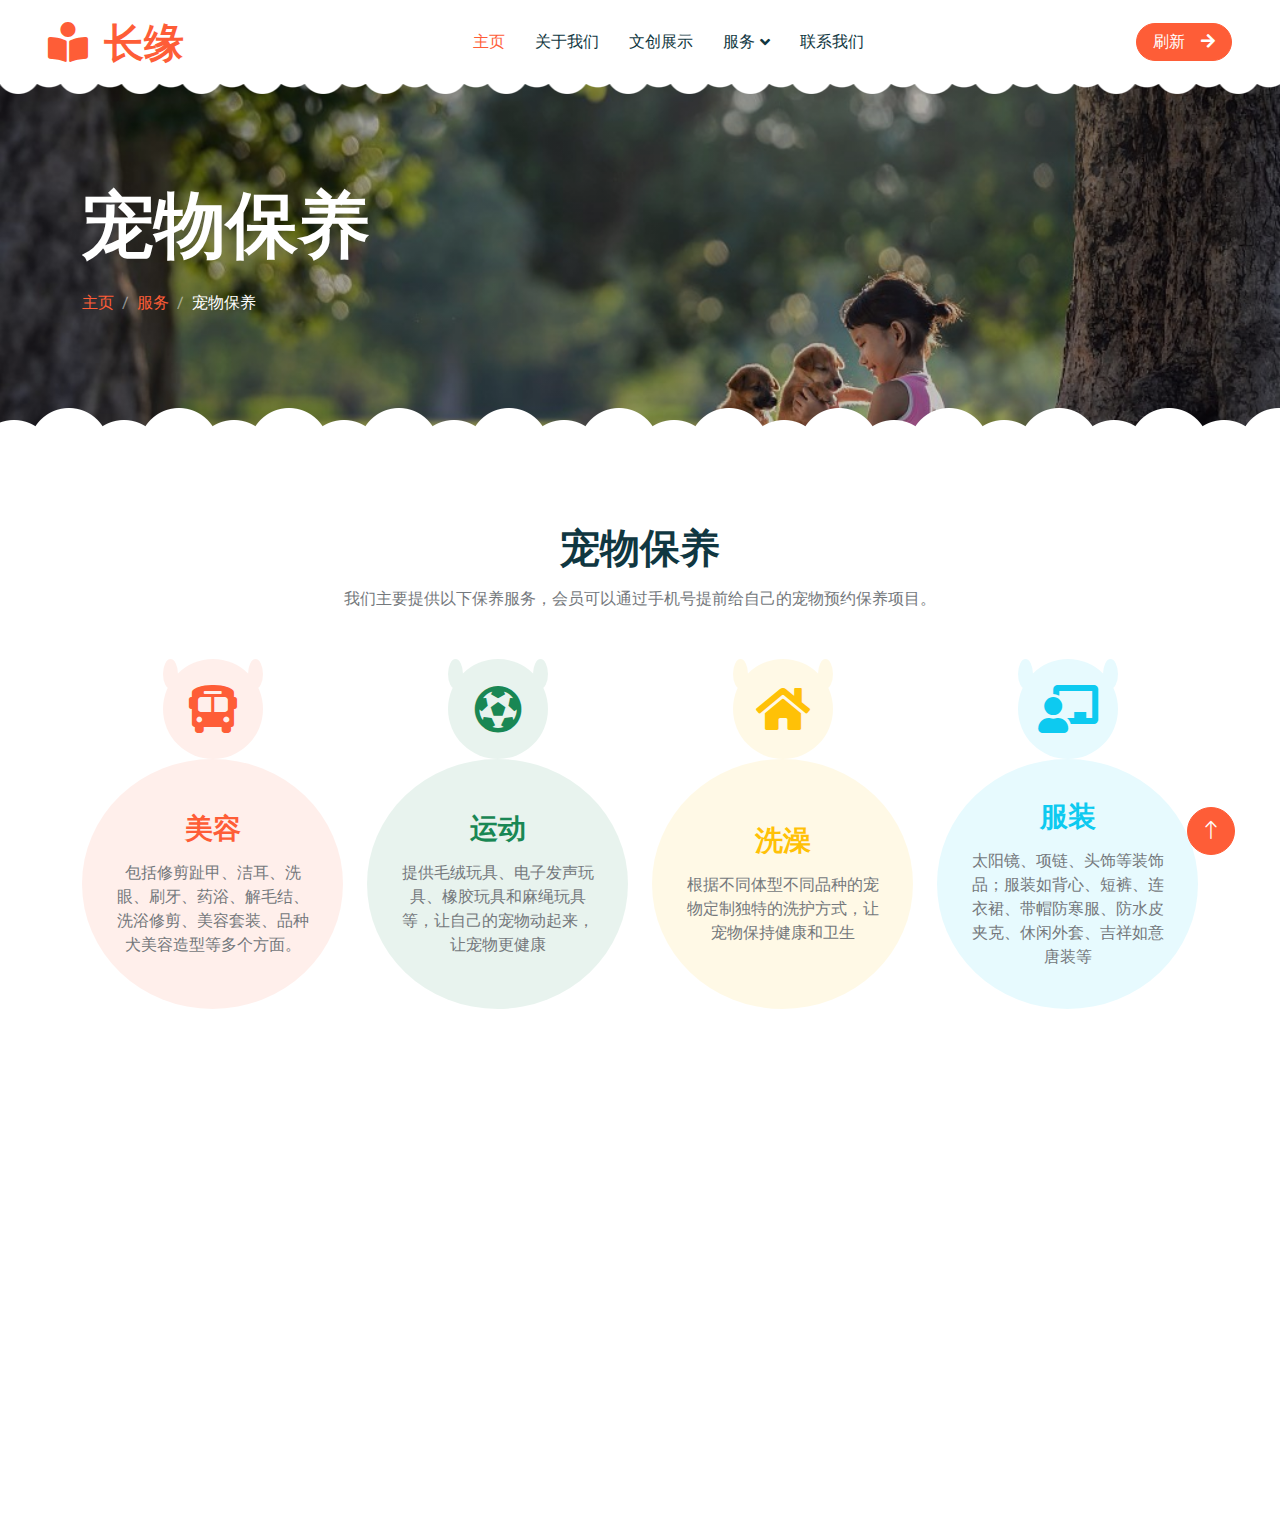
<file: facility.html>
<!DOCTYPE html>
<html lang="en">
<head>
<meta charset="utf-8">
<title>宠物保养</title>
<meta content="width=device-width, initial-scale=1.0" name="viewport">
<meta content="" name="keywords">
<meta content="" name="description">



<link rel="preconnect" href="https://fonts.googleapis.com/">
<link rel="preconnect" href="https://fonts.gstatic.com/" crossorigin="">
<link href="static/css/css2.css" rel="stylesheet">

<link href="static/css/all.min.css" rel="stylesheet">
<link href="static/css/bootstrap-icons.css" rel="stylesheet">

<link href="static/css/animate.min.css" rel="stylesheet">
<link href="static/css/owl.carousel.min.css" rel="stylesheet">

<link href="static/css/bootstrap.min.css" rel="stylesheet">

<link href="static/css/style.css" rel="stylesheet">
</head>
<body>
<div class="container-xxl bg-white p-0">

<div id="spinner" class="show bg-white position-fixed translate-middle w-100 vh-100 top-50 start-50 d-flex align-items-center justify-content-center">
<div class="spinner-border text-primary" style="width: 3rem; height: 3rem;" role="status">
<span class="sr-only">Loading...</span>
</div>
</div>


<nav class="navbar navbar-expand-lg bg-white navbar-light sticky-top px-4 px-lg-5 py-lg-0">
<a href="index1.html" class="navbar-brand">
<h1 class="m-0 text-primary"><i class="fa fa-book-reader me-3"></i>长缘</h1>
</a>
<button type="button" class="navbar-toggler" data-bs-toggle="collapse" data-bs-target="#navbarCollapse">
<span class="navbar-toggler-icon"></span>
</button>
<div class="collapse navbar-collapse" id="navbarCollapse">
<div class="navbar-nav mx-auto">
<a href="index1.html" class="nav-item nav-link active">主页</a>
<a href="about.html" class="nav-item nav-link">关于我们</a>
<a href="classes.html" class="nav-item nav-link">文创展示</a>
<div class="nav-item dropdown">
<a href="#" class="nav-link dropdown-toggle" data-bs-toggle="dropdown">服务</a>
<div class="dropdown-menu rounded-0 rounded-bottom border-0 shadow-sm m-0">
<a href="facility.html" class="dropdown-item">宠物保养</a>
<a href="team.html" class="dropdown-item">宠物生日party</a>
<a href="call-to-action.html" class="dropdown-item">宠物医院</a>
<a href="appointment.html" class="dropdown-item">宠物寄养</a>
<a href="404.html" class="dropdown-item">404 Error</a>
</div>
</div>
<a href="contact.html" class="nav-item nav-link">联系我们</a>
</div>
<a href="" class="btn btn-primary rounded-pill px-3 d-none d-lg-block">刷新<i class="fa fa-arrow-right ms-3"></i></a>
</div>
</nav>


<div class="container-xxl py-5 page-header position-relative mb-5">
<div class="container py-5">
<h1 class="display-2 text-white animated slideInDown mb-4">宠物保养</h1>
<nav aria-label="breadcrumb animated slideInDown">
<ol class="breadcrumb">
<li class="breadcrumb-item"><a href="#">主页</a></li>
<li class="breadcrumb-item"><a href="#">服务</a></li>
<li class="breadcrumb-item text-white active" aria-current="page">宠物保养</li>
</ol>
</nav>
</div>
</div>


<div class="container-xxl py-5">
<div class="container">
<div class="text-center mx-auto mb-5 wow fadeInUp" data-wow-delay="0.1s" style="max-width: 600px;">
<h1 class="mb-3">宠物保养</h1>
<p>我们主要提供以下保养服务，会员可以通过手机号提前给自己的宠物预约保养项目。</p>
</div>
<div class="row g-4">
<div class="col-lg-3 col-sm-6 wow fadeInUp" data-wow-delay="0.1s">
<div class="facility-item">
<div class="facility-icon bg-primary">
<span class="bg-primary"></span>
<i class="fa fa-bus-alt fa-3x text-primary"></i>
<span class="bg-primary"></span>
</div>
<div class="facility-text bg-primary">
<h3 class="text-primary mb-3">美容</h3>
<p class="mb-0">包括修剪趾甲、洁耳、洗眼、刷牙、药浴、解毛结、洗浴修剪、美容套装、品种犬美容造型等多个方面。</p>
</div>
</div>
</div>
<div class="col-lg-3 col-sm-6 wow fadeInUp" data-wow-delay="0.3s">
<div class="facility-item">
<div class="facility-icon bg-success">
<span class="bg-success"></span>
<i class="fa fa-futbol fa-3x text-success"></i>
<span class="bg-success"></span>
</div>
<div class="facility-text bg-success">
<h3 class="text-success mb-3">运动</h3>
<p class="mb-0">提供毛绒玩具、电子发声玩具、橡胶玩具和麻绳玩具等，让自己的宠物动起来，让宠物更健康</p>
</div>
</div>
</div>
<div class="col-lg-3 col-sm-6 wow fadeInUp" data-wow-delay="0.5s">
<div class="facility-item">
<div class="facility-icon bg-warning">
<span class="bg-warning"></span>
<i class="fa fa-home fa-3x text-warning"></i>
<span class="bg-warning"></span>
</div>
<div class="facility-text bg-warning">
<h3 class="text-warning mb-3">洗澡</h3>
<p class="mb-0">根据不同体型不同品种的宠物定制独特的洗护方式，让宠物保持健康和卫生</p>
</div>
</div>
</div>
<div class="col-lg-3 col-sm-6 wow fadeInUp" data-wow-delay="0.7s">
<div class="facility-item">
<div class="facility-icon bg-info">
<span class="bg-info"></span>
<i class="fa fa-chalkboard-teacher fa-3x text-info"></i>
<span class="bg-info"></span>
</div>
<div class="facility-text bg-info">
<h3 class="text-info mb-3">服装</h3>
<p class="mb-0">太阳镜、项链、头饰等装饰品；服装如背心、短裤、连衣裙、带帽防寒服、防水皮夹克、休闲外套、吉祥如意唐装等</p>
</div>
</div>
</div>
</div>
</div>
</div>


<div class="container-fluid bg-dark text-white-50 footer pt-5 mt-5 wow fadeIn" data-wow-delay="0.1s">
<div class="container py-5">
<div class="row g-5">
<div class="col-lg-3 col-md-6">
<h3 class="text-white mb-4">Get In Touch</h3>
<p class="mb-2"><i class="fa fa-map-marker-alt me-3"></i>浙江越秀外国语学院</p>
<p class="mb-2"><i class="fa fa-phone-alt me-3"></i>17858119261</p>
<p class="mb-2"><i class="fa fa-envelope me-3"></i><a href="email-protection.html" class="__cf_email__" data-cfemail="c1a8afa7ae81a4b9a0acb1ada4efa2aeac">[email&#160;protected]</a></p>
<div class="d-flex pt-2">
<a class="btn btn-outline-light btn-social" href=""><i class="fab fa-twitter"></i></a>
<a class="btn btn-outline-light btn-social" href=""><i class="fab fa-facebook-f"></i></a>
<a class="btn btn-outline-light btn-social" href=""><i class="fab fa-youtube"></i></a>
<a class="btn btn-outline-light btn-social" href=""><i class="fab fa-linkedin-in"></i></a>
</div>
</div>
<div class="col-lg-3 col-md-6">
<h3 class="text-white mb-4">Quick Links</h3>
<a class="btn btn-link text-white-50" href="">关于我们</a>
<a class="btn btn-link text-white-50" href="">联系我们</a>
<a class="btn btn-link text-white-50" href="">我们的服务</a>
<a class="btn btn-link text-white-50" href="">隐私政策</a>
<a class="btn btn-link text-white-50" href="">条款和条件</a>
</div>
<div class="col-lg-3 col-md-6">
<h3 class="text-white mb-4">Photo Gallery</h3>
<div class="row g-2 pt-2">
<div class="col-4">
<img class="img-fluid rounded bg-light p-1" src="static/picture/classes-1.jpg" alt="">
</div>
<div class="col-4">
<img class="img-fluid rounded bg-light p-1" src="static/picture/classes-2.jpg" alt="">
</div>
<div class="col-4">
<img class="img-fluid rounded bg-light p-1" src="static/picture/classes-3.jpg" alt="">
</div>
<div class="col-4">
<img class="img-fluid rounded bg-light p-1" src="static/picture/classes-4.jpg" alt="">
</div>
<div class="col-4">
<img class="img-fluid rounded bg-light p-1" src="static/picture/classes-5.jpg" alt="">
</div>
<div class="col-4">
<img class="img-fluid rounded bg-light p-1" src="static/picture/classes-6.jpg" alt="">
</div>
</div>
</div>
<div class="col-lg-3 col-md-6">
<h3 class="text-white mb-4">Newsletter</h3>
<p>Dolor amet sit justo amet elitr clita ipsum elitr est.</p>
<div class="position-relative mx-auto" style="max-width: 400px;">
<input class="form-control bg-transparent w-100 py-3 ps-4 pe-5" type="text" placeholder="Your email">
<button type="button" class="btn btn-primary py-2 position-absolute top-0 end-0 mt-2 me-2">SignUp</button>
</div>
</div>
</div>
</div>
<div class="container">
<div class="copyright">
<div class="row">
<div class="col-md-6 text-center text-md-start mb-3 mb-md-0">
Copyright &copy; 2022.长缘宠物纪念馆.<a target="_blank" href="xxx">&#x7F51;&#x9875;&#x6A21;&#x677F;</a>


</div>
<div class="col-md-6 text-center text-md-end">
<div class="footer-menu">
<a href="">Home</a>
<a href="">Cookies</a>
<a href="">Help</a>
<a href="">FQAs</a>
</div>
</div>
</div>
</div>
</div>
</div>


<a href="#" class="btn btn-lg btn-primary btn-lg-square back-to-top"><i class="bi bi-arrow-up"></i></a>
</div>

<script data-cfasync="false" src="static/js/email-decode.min.js"></script><script src="static/js/jquery-3.4.1.min.js" type="9a778ccdd5b660debec14aec-text/javascript"></script>
<script src="static/js/bootstrap.bundle.min.js" type="9a778ccdd5b660debec14aec-text/javascript"></script>
<script src="static/js/wow.min.js" type="9a778ccdd5b660debec14aec-text/javascript"></script>
<script src="static/js/easing.min.js" type="9a778ccdd5b660debec14aec-text/javascript"></script>
<script src="static/js/waypoints.min.js" type="9a778ccdd5b660debec14aec-text/javascript"></script>
<script src="static/js/owl.carousel.min.js" type="9a778ccdd5b660debec14aec-text/javascript"></script>

<script src="static/js/main.js" type="9a778ccdd5b660debec14aec-text/javascript"></script>
<script src="static/js/rocket-loader.min.js" data-cf-settings="9a778ccdd5b660debec14aec-|49" defer=""></script></body>
</html>
</file>
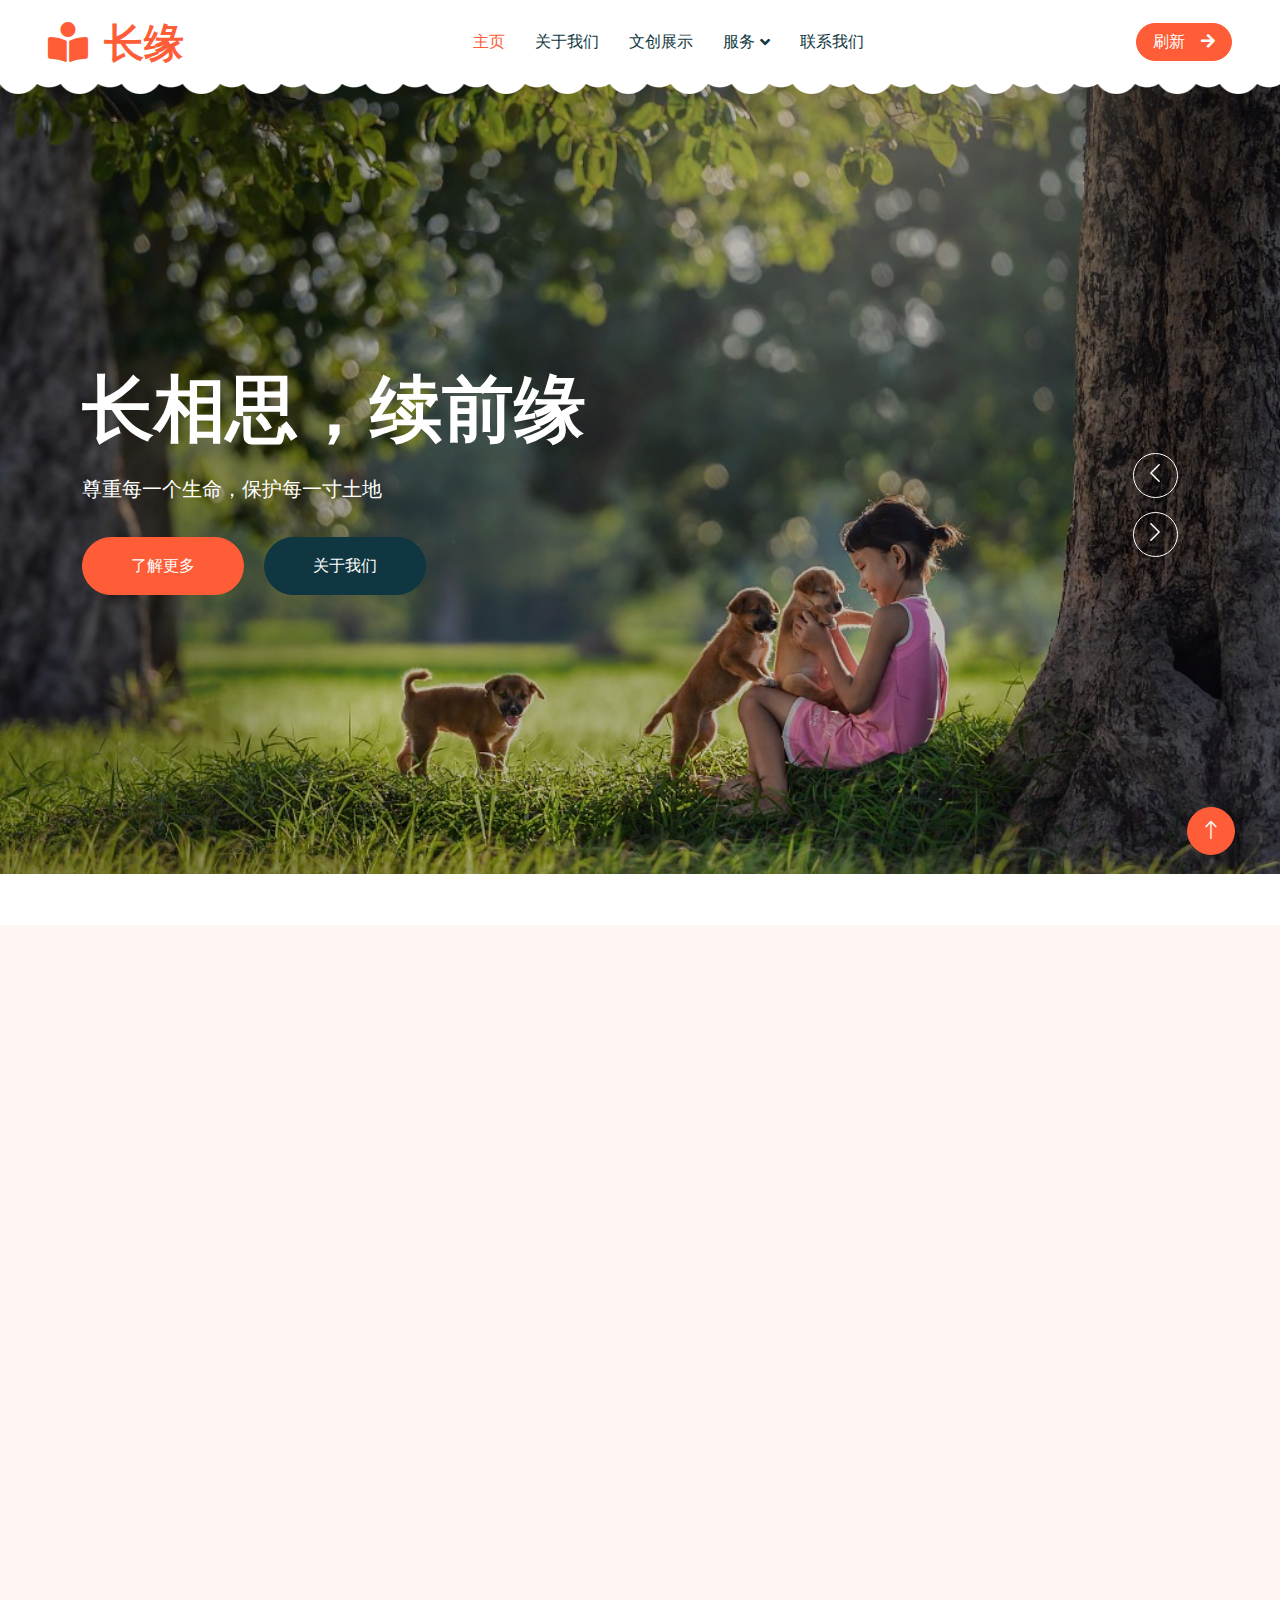
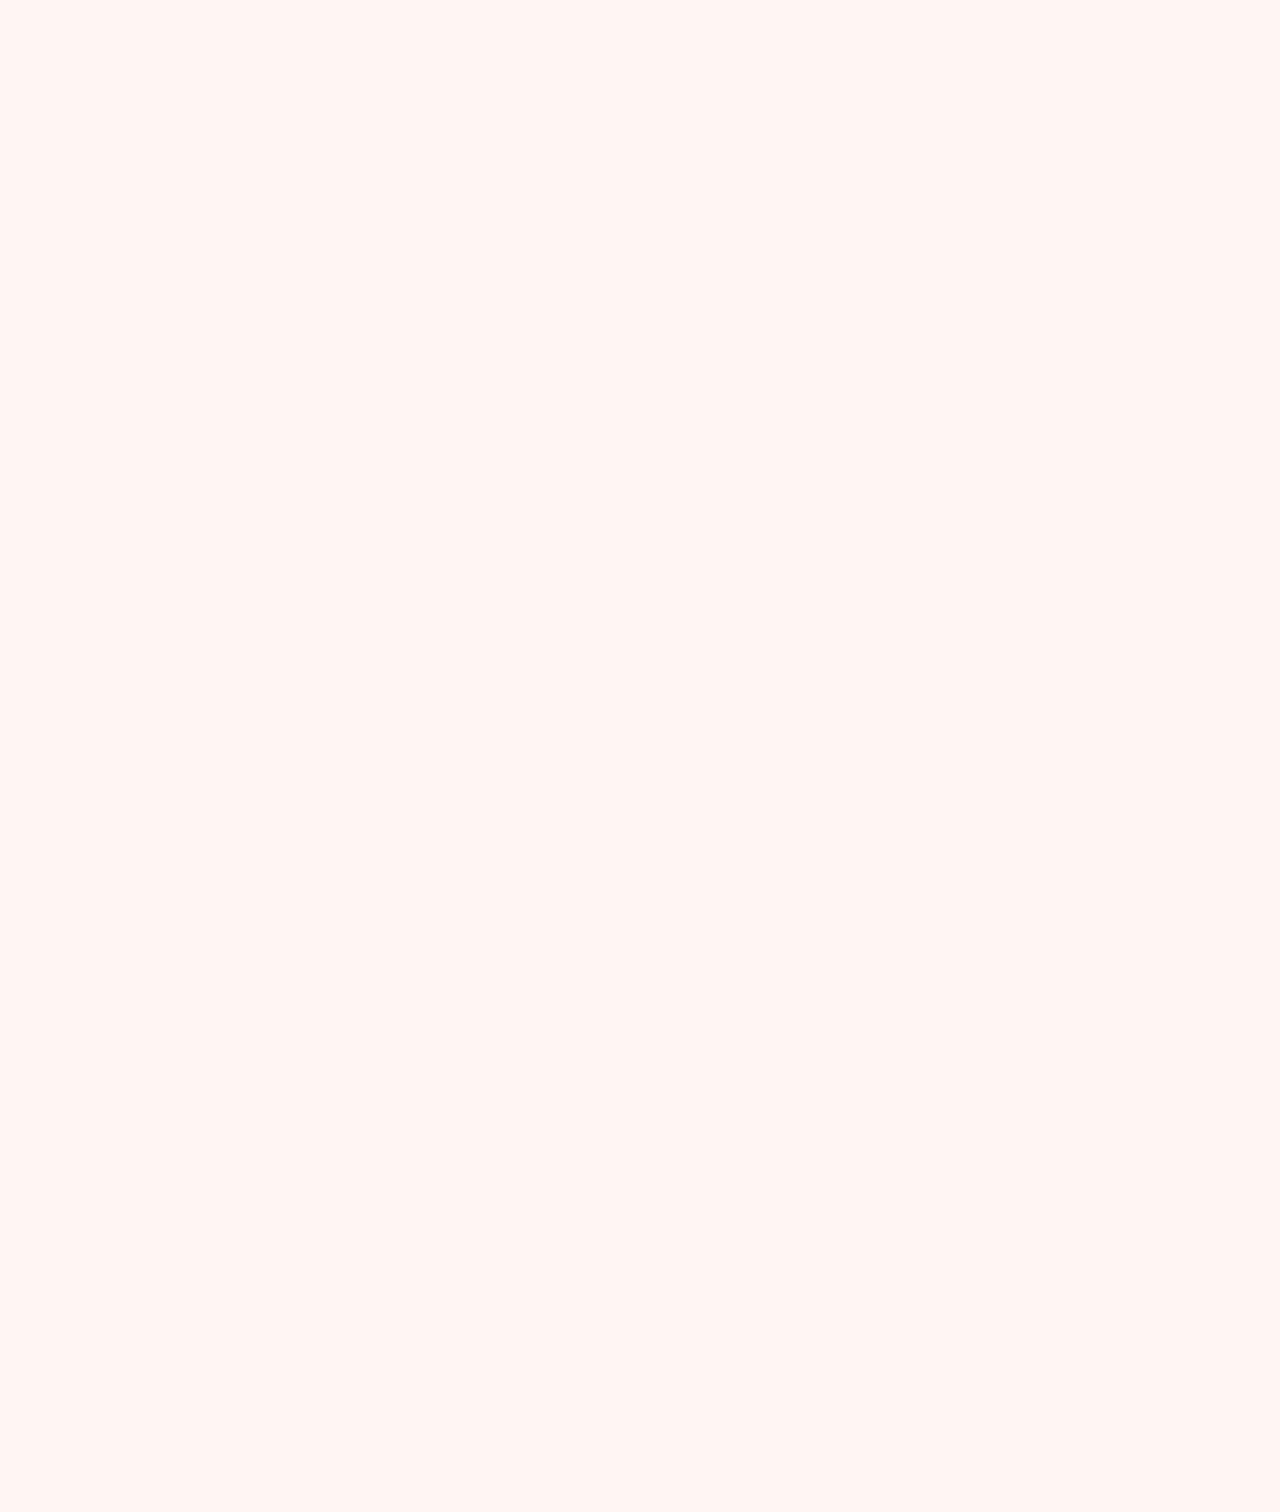
<file: index1.html>
<!DOCTYPE html>
<html lang="en">
<head>
<meta charset="utf-8">
<title>宠物殡葬文创服务平台</title>
<meta content="width=device-width, initial-scale=1.0" name="viewport">
<meta content="" name="keywords">
<meta content="" name="description">



<link rel="preconnect" href="https://fonts.googleapis.com/">
<link rel="preconnect" href="https://fonts.gstatic.com/" crossorigin="">
<link href="static/css/css2.css" rel="stylesheet">

<link href="static/css/all.min.css" rel="stylesheet">
<link href="static/css/bootstrap-icons.css" rel="stylesheet">

<link href="static/css/animate.min.css" rel="stylesheet">
<link href="static/css/owl.carousel.min.css" rel="stylesheet">

<link href="static/css/bootstrap.min.css" rel="stylesheet">

<link href="static/css/style.css" rel="stylesheet">
</head>
<body>
<div class="container-xxl bg-white p-0">

<div id="spinner" class="show bg-white position-fixed translate-middle w-100 vh-100 top-50 start-50 d-flex align-items-center justify-content-center">
<div class="spinner-border text-primary" style="width: 3rem; height: 3rem;" role="status">
<span class="sr-only">Loading...</span>
</div>
</div>


<nav class="navbar navbar-expand-lg bg-white navbar-light sticky-top px-4 px-lg-5 py-lg-0">
<a href="index1.html" class="navbar-brand">
<h1 class="m-0 text-primary"><i class="fa fa-book-reader me-3"></i>长缘</h1>
</a>
<button type="button" class="navbar-toggler" data-bs-toggle="collapse" data-bs-target="#navbarCollapse">
<span class="navbar-toggler-icon"></span>
</button>
<div class="collapse navbar-collapse" id="navbarCollapse">
<div class="navbar-nav mx-auto">
<a href="index1.html" class="nav-item nav-link active">主页</a>
<a href="about.html" class="nav-item nav-link">关于我们</a>
<a href="classes.html" class="nav-item nav-link">文创展示</a>
<div class="nav-item dropdown">
<a href="#" class="nav-link dropdown-toggle" data-bs-toggle="dropdown">服务</a>
<div class="dropdown-menu rounded-0 rounded-bottom border-0 shadow-sm m-0">
<a href="facility.html" class="dropdown-item">宠物保养</a>
<a href="team.html" class="dropdown-item">宠物生日party</a>
<a href="call-to-action.html" class="dropdown-item">宠物医院</a>
<a href="appointment.html" class="dropdown-item">宠物寄养</a>
<a href="404.html" class="dropdown-item">404 Error</a>
</div>
</div>
<a href="contact.html" class="nav-item nav-link">联系我们</a>
</div>
<a href="" class="btn btn-primary rounded-pill px-3 d-none d-lg-block">刷新<i class="fa fa-arrow-right ms-3"></i></a>
</div>
</nav>


<div class="container-fluid p-0 mb-5">
<div class="owl-carousel header-carousel position-relative">
<div class="owl-carousel-item position-relative">
<img class="img-fluid" src="static/picture/carousel-1.jpg" alt="">
<div class="position-absolute top-0 start-0 w-100 h-100 d-flex align-items-center" style="background: rgba(0, 0, 0, .2);">
<div class="container">
<div class="row justify-content-start">
<div class="col-10 col-lg-8">
<h1 class="display-2 text-white animated slideInDown mb-4">长相思，续前缘</h1>
<p class="fs-5 fw-medium text-white mb-4 pb-2">尊重每一个生命，保护每一寸土地</p>
<a href="call-to-action.html" class="btn btn-primary rounded-pill py-sm-3 px-sm-5 me-3 animated slideInLeft">了解更多</a>
<a href="about.html" class="btn btn-dark rounded-pill py-sm-3 px-sm-5 animated slideInRight">关于我们</a>
</div>
</div>
</div>
</div>
</div>
<div class="owl-carousel-item position-relative">
<img class="img-fluid" src="static/picture/carousel-2.jpg" alt="">
<div class="position-absolute top-0 start-0 w-100 h-100 d-flex align-items-center" style="background: rgba(0, 0, 0, .2);">
<div class="container">
<div class="row justify-content-start">
<div class="col-10 col-lg-8">
<h1 class="display-2 text-white animated slideInDown mb-4">长缘宠物生命纪念馆</h1>
<p class="fs-5 fw-medium text-white mb-4 pb-2">虽然不能一直陪伴，但求心中牵挂。虽然一生短暂，但相伴永远。就像从前一样，你陪伴我一生，我守护你一生。</p>
<a href="" class="btn btn-primary rounded-pill py-sm-3 px-sm-5 me-3 animated slideInLeft">了解更多</a>
<a href="" class="btn btn-dark rounded-pill py-sm-3 px-sm-5 animated slideInRight">关于我们</a>
</div>
</div>
</div>
</div>
</div>
</div>
</div>
</div>


<div class="container-xxl py-5">
<div class="container">
<div class="bg-light rounded">
<div class="row g-0">
<div class="col-lg-6 wow fadeIn" data-wow-delay="0.1s" style="min-height: 400px;">
<div class="position-relative h-100">
<img class="position-absolute w-100 h-100 rounded" src="static/picture/call-to-action.jpg" style="object-fit: cover;">
</div>
</div>
<div class="col-lg-6 wow fadeIn" data-wow-delay="0.5s">
<div class="h-100 d-flex flex-column justify-content-center p-5">
<h1 class="mb-4">宠物领养信息</h1>
<p class="mb-4">留下你期望的宠物品种，我们致力于动物保护工作的非营利性志愿者团体。以传播正确对待伴侣动物的观念为宗旨,同时鼓励和积极影响关注生命的人们参与到帮助流浪动物的行列中来。
</p>
<a class="btn btn-primary py-3 px-5" href="">Get Started Now<i class="fa fa-arrow-right ms-2"></i></a>
</div>
</div>
</div>
</div>
</div>
</div>


<div class="container-xxl py-5">
<div class="container">
<div class="bg-light rounded">
<div class="row g-0">
<div class="col-lg-6 wow fadeIn" data-wow-delay="0.1s">
<div class="h-100 d-flex flex-column justify-content-center p-5">
<h1 class="mb-4">长缘纪念信</h1>
<form>
<div class="row g-3">
<div class="col-sm-6">
<div class="form-floating">
<input type="text" class="form-control border-0" id="gname" placeholder="Gurdian Name">
<label for="gname">姓名</label>
</div>
</div>
<div class="col-sm-6">
<div class="form-floating">
<input type="email" class="form-control border-0" id="gmail" placeholder="Gurdian Email">
<label for="gmail">邮箱</label>
</div>
</div>
<div class="col-sm-6">
<div class="form-floating">
<input type="text" class="form-control border-0" id="cname" placeholder="Child Name">
<label for="cname">宠物名</label>
</div>
</div>
<div class="col-sm-6">
<div class="form-floating">
<input type="text" class="form-control border-0" id="cage" placeholder="Child Age">
<label for="cage">宠物年纪</label>
</div>
</div>
<div class="col-12">
<div class="form-floating">
<textarea class="form-control border-0" placeholder="Leave a message here" id="message" style="height: 100px"></textarea>
<label for="message">Message</label>
</div>
</div>
<div class="col-12">
<button class="btn btn-primary w-100 py-3" type="submit">提交</button>
</div>
</div>
</form>
</div>
</div>
<div class="col-lg-6 wow fadeIn" data-wow-delay="0.5s" style="min-height: 400px;">
<div class="position-relative h-100">
<img class="position-absolute w-100 h-100 rounded" src="static/picture/appointment.jpg" style="object-fit: cover;">
</div>
</div>
</div>
</div>
</div>
</div>



<div class="container-xxl py-5">
<div class="container">
<div class="text-center mx-auto mb-5 wow fadeInUp" data-wow-delay="0.1s" style="max-width: 600px;">
<h1 class="mb-3">我们的主旨</h1>
<p></p>
</div>
<div class="owl-carousel testimonial-carousel wow fadeInUp" data-wow-delay="0.1s">
<div class="testimonial-item bg-light rounded p-5">
<p class="fs-5">现在越来越多的年轻人视宠物为自己的家人，特别是很多在大城市打拼的独居年轻人，为了缓解压力宠物成为主人重要的情感寄托，通常在宠物去世后主人会陷入很长时间的悲伤，给予良好的殡葬服务，是尊重宠物主的情感需求。</p>
<div class="d-flex align-items-center bg-white me-n5" style="border-radius: 50px 0 0 50px;">
<img class="img-fluid flex-shrink-0 rounded-circle" src="static/picture/testimonial-1.jpg" style="width: 90px; height: 90px;">
<div class="ps-3">
<h3 class="mb-1"></h3>
<span></span>
</div>
<i class="fa fa-quote-right fa-3x text-primary ms-auto d-none d-sm-flex"></i>
</div>
</div>
<div class="testimonial-item bg-light rounded p-5">
<p class="fs-5">我们熟知的殡葬方式就是土葬，在宠物去世后找个空旷的地方进行埋葬也是之前大量宠主的选择，可是现在土葬的这种宠物殡葬方式是不提倡的。现在大城市中，高楼大厦越来越多，想要找到一块空地去进行土葬也是比较困难的。这种宠物丧葬方式非常好</p>
<div class="d-flex align-items-center bg-white me-n5" style="border-radius: 50px 0 0 50px;">
<img class="img-fluid flex-shrink-0 rounded-circle" src="static/picture/testimonial-2.jpg" style="width: 90px; height: 90px;">
<div class="ps-3">
<h3 class="mb-1"></h3>
<span></span>
</div>
<i class="fa fa-quote-right fa-3x text-primary ms-auto d-none d-sm-flex"></i>
</div>
</div>
<div class="testimonial-item bg-light rounded p-5">
<p class="fs-5">改善流浪动物殡葬问题，避免出现不必要的二次污染及病毒传播。改善城市风貌，美化城市环境，减少疫情传播，创建绿色社会。响应了习近平总书记提出的保护环境，创建美好城市的理念。</p>
<div class="d-flex align-items-center bg-white me-n5" style="border-radius: 50px 0 0 50px;">
<img class="img-fluid flex-shrink-0 rounded-circle" src="static/picture/testimonial-3.jpg" style="width: 90px; height: 90px;">
<div class="ps-3">
<h3 class="mb-1"></h3>
<span></span>
</div>
<i class="fa fa-quote-right fa-3x text-primary ms-auto d-none d-sm-flex"></i>
</div>
</div>
</div>
</div>
</div>


<div class="container-fluid bg-dark text-white-50 footer pt-5 mt-5 wow fadeIn" data-wow-delay="0.1s">
<div class="container py-5">
<div class="row g-5">
<div class="col-lg-3 col-md-6">
<h3 class="text-white mb-4">Get In Touch</h3>
<p class="mb-2"><i class="fa fa-map-marker-alt me-3"></i>浙江越秀外国语学院</p>
<p class="mb-2"><i class="fa fa-phone-alt me-3"></i>17858119261</p>
<p class="mb-2"><i class="fa fa-envelope me-3"></i><a href="email-protection.html" class="__cf_email__" data-cfemail="c1a8afa7ae81a4b9a0acb1ada4efa2aeac">[email&#160;protected]</a></p>
<div class="d-flex pt-2">
<a class="btn btn-outline-light btn-social" href=""><i class="fab fa-twitter"></i></a>
<a class="btn btn-outline-light btn-social" href=""><i class="fab fa-facebook-f"></i></a>
<a class="btn btn-outline-light btn-social" href=""><i class="fab fa-youtube"></i></a>
<a class="btn btn-outline-light btn-social" href=""><i class="fab fa-linkedin-in"></i></a>
</div>
</div>
<div class="col-lg-3 col-md-6">
<h3 class="text-white mb-4">Quick Links</h3>
<a class="btn btn-link text-white-50" href="">关于我们</a>
<a class="btn btn-link text-white-50" href="">联系我们</a>
<a class="btn btn-link text-white-50" href="">我们的服务</a>
<a class="btn btn-link text-white-50" href="">隐私政策</a>
<a class="btn btn-link text-white-50" href="">条款和条件</a>
</div>
<div class="col-lg-3 col-md-6">
<h3 class="text-white mb-4">Photo Gallery</h3>
<div class="row g-2 pt-2">
<div class="col-4">
<img class="img-fluid rounded bg-light p-1" src="static/picture/classes-1.jpg" alt="">
</div>
<div class="col-4">
<img class="img-fluid rounded bg-light p-1" src="static/picture/classes-2.jpg" alt="">
</div>
<div class="col-4">
<img class="img-fluid rounded bg-light p-1" src="static/picture/classes-3.jpg" alt="">
</div>
<div class="col-4">
<img class="img-fluid rounded bg-light p-1" src="static/picture/classes-4.jpg" alt="">
</div>
<div class="col-4">
<img class="img-fluid rounded bg-light p-1" src="static/picture/classes-5.jpg" alt="">
</div>
<div class="col-4">
<img class="img-fluid rounded bg-light p-1" src="static/picture/classes-6.jpg" alt="">
</div>
</div>
</div>
<div class="col-lg-3 col-md-6">
<h3 class="text-white mb-4">Newsletter</h3>
<p>Dolor amet sit justo amet elitr clita ipsum elitr est.</p>
<div class="position-relative mx-auto" style="max-width: 400px;">
<input class="form-control bg-transparent w-100 py-3 ps-4 pe-5" type="text" placeholder="Your email">
<button type="button" class="btn btn-primary py-2 position-absolute top-0 end-0 mt-2 me-2">SignUp</button>
</div>
</div>
</div>
</div>
<div class="container">
<div class="copyright">
<div class="row">
<div class="col-md-6 text-center text-md-start mb-3 mb-md-0">
Copyright &copy; 2022.长缘宠物纪念馆.<a target="_blank" href="xxx">&#x7F51;&#x9875;&#x6A21;&#x677F;</a>


</div>
<div class="col-md-6 text-center text-md-end">
 <div class="footer-menu">
<a href="">Home</a>
<a href="">Cookies</a>
<a href="">Help</a>
<a href="">FQAs</a>
</div>
</div>
</div>
</div>
</div>
</div>


<a href="#" class="btn btn-lg btn-primary btn-lg-square back-to-top"><i class="bi bi-arrow-up"></i></a>
</div>

<script data-cfasync="false" src="static/js/email-decode.min.js"></script><script src="static/js/jquery-3.4.1.min.js" type="c81a0ac66b250ba9a29d7584-text/javascript"></script>
<script src="static/js/bootstrap.bundle.min.js" type="c81a0ac66b250ba9a29d7584-text/javascript"></script>
<script src="static/js/wow.min.js" type="c81a0ac66b250ba9a29d7584-text/javascript"></script>
<script src="static/js/easing.min.js" type="c81a0ac66b250ba9a29d7584-text/javascript"></script>
<script src="static/js/waypoints.min.js" type="c81a0ac66b250ba9a29d7584-text/javascript"></script>
<script src="static/js/owl.carousel.min.js" type="c81a0ac66b250ba9a29d7584-text/javascript"></script>

<script src="static/js/main.js" type="c81a0ac66b250ba9a29d7584-text/javascript"></script>
<script src="static/js/rocket-loader.min.js" data-cf-settings="c81a0ac66b250ba9a29d7584-|49" defer=""></script></body>
</html>
</file>
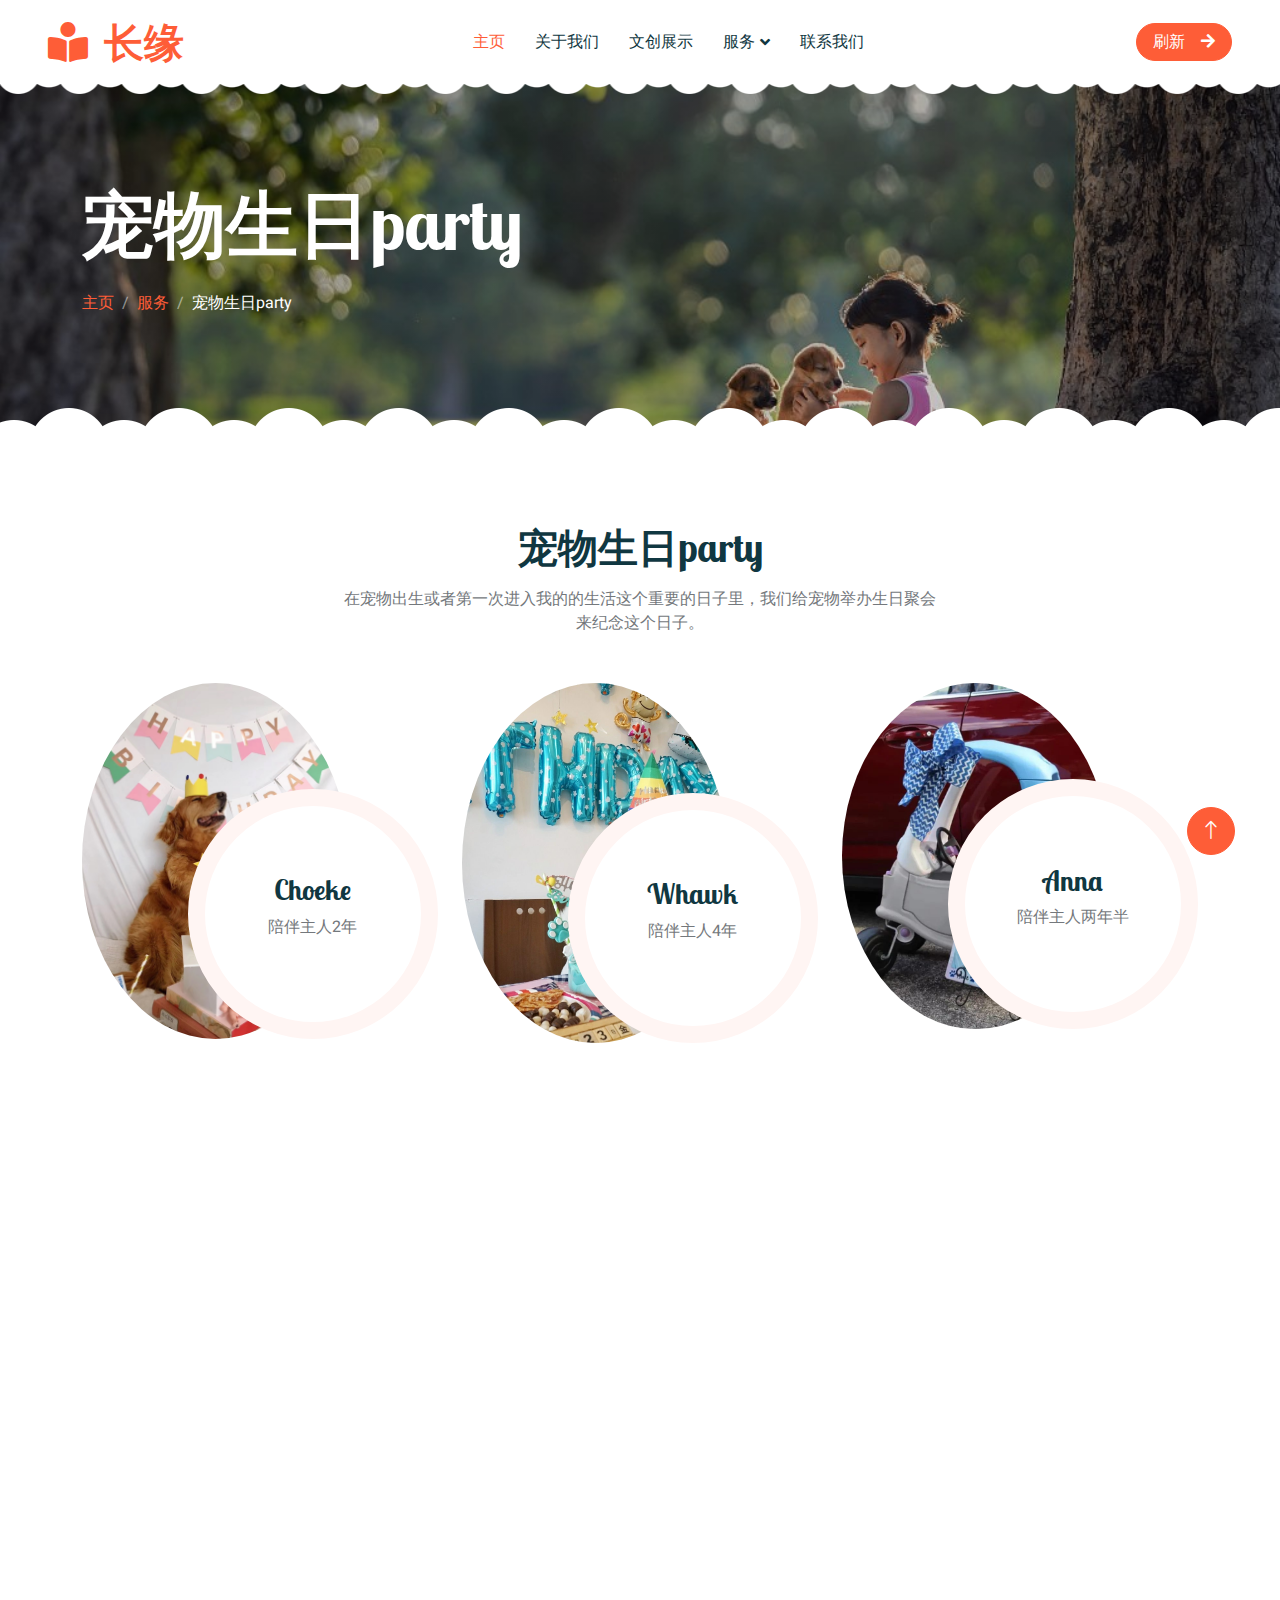
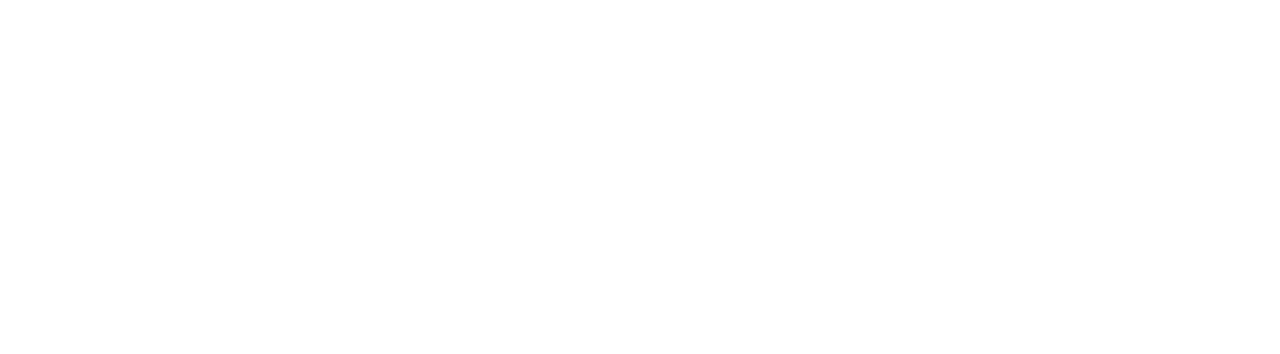
<file: team.html>
<!DOCTYPE html>
<html lang="en">
<head>
<meta charset="utf-8">
<title>宠物生日party</title>
<meta content="width=device-width, initial-scale=1.0" name="viewport">
<meta content="" name="keywords">
<meta content="" name="description">



<link rel="preconnect" href="https://fonts.googleapis.com/">
<link rel="preconnect" href="https://fonts.gstatic.com/" crossorigin="">
<link href="static/css/css2.css" rel="stylesheet">

<link href="static/css/all.min.css" rel="stylesheet">
<link href="static/css/bootstrap-icons.css" rel="stylesheet">

<link href="static/css/animate.min.css" rel="stylesheet">
<link href="static/css/owl.carousel.min.css" rel="stylesheet">

<link href="static/css/bootstrap.min.css" rel="stylesheet">

<link href="static/css/style.css" rel="stylesheet">
</head>
<body>
<div class="container-xxl bg-white p-0">

<div id="spinner" class="show bg-white position-fixed translate-middle w-100 vh-100 top-50 start-50 d-flex align-items-center justify-content-center">
<div class="spinner-border text-primary" style="width: 3rem; height: 3rem;" role="status">
<span class="sr-only">Loading...</span>
</div>
</div>


<nav class="navbar navbar-expand-lg bg-white navbar-light sticky-top px-4 px-lg-5 py-lg-0">
<a href="index1.html" class="navbar-brand">
<h1 class="m-0 text-primary"><i class="fa fa-book-reader me-3"></i>长缘</h1>
</a>
<button type="button" class="navbar-toggler" data-bs-toggle="collapse" data-bs-target="#navbarCollapse">
<span class="navbar-toggler-icon"></span>
</button>
<div class="collapse navbar-collapse" id="navbarCollapse">
<div class="navbar-nav mx-auto">
<a href="index1.html" class="nav-item nav-link active">主页</a>
<a href="about.html" class="nav-item nav-link">关于我们</a>
<a href="classes.html" class="nav-item nav-link">文创展示</a>
<div class="nav-item dropdown">
<a href="#" class="nav-link dropdown-toggle" data-bs-toggle="dropdown">服务</a>
<div class="dropdown-menu rounded-0 rounded-bottom border-0 shadow-sm m-0">
<a href="facility.html" class="dropdown-item">宠物保养</a>
<a href="team.html" class="dropdown-item">宠物生日party</a>
<a href="call-to-action.html" class="dropdown-item">宠物医院</a>
<a href="appointment.html" class="dropdown-item">宠物寄养</a>
<a href="404.html" class="dropdown-item">404 Error</a>
</div>
</div>
<a href="contact.html" class="nav-item nav-link">联系我们</a>
</div>
<a href="" class="btn btn-primary rounded-pill px-3 d-none d-lg-block">刷新<i class="fa fa-arrow-right ms-3"></i></a>
</div>
</nav>


<div class="container-xxl py-5 page-header position-relative mb-5">
<div class="container py-5">
<h1 class="display-2 text-white animated slideInDown mb-4">宠物生日party</h1>
<nav aria-label="breadcrumb animated slideInDown">
<ol class="breadcrumb">
<li class="breadcrumb-item"><a href="#">主页</a></li>
<li class="breadcrumb-item"><a href="#">服务</a></li>
<li class="breadcrumb-item text-white active" aria-current="page">宠物生日party</li>
</ol>
</nav>
</div>
</div>


<div class="container-xxl py-5">
<div class="container">
<div class="text-center mx-auto mb-5 wow fadeInUp" data-wow-delay="0.1s" style="max-width: 600px;">
<h1 class="mb-3">宠物生日party</h1>
<p>在宠物出生或者第一次进入我的的生活这个重要的日子里，我们给宠物举办生日聚会来纪念这个日子。</p>
</div>
<div class="row g-4">
<div class="col-lg-4 col-md-6 wow fadeInUp" data-wow-delay="0.1s">
<div class="team-item position-relative">
<img class="img-fluid rounded-circle w-75" src="static/picture/team01.jpg" alt="">
<div class="team-text">
<h3>Choeke</h3>
<p>陪伴主人2年</p>
<div class="d-flex align-items-center">
<a class="" href=""><i class=""></i></a>
<a class="" href=""><i class=""></i></a>
<a class="" href=""><i class=""></i></a>
</div>
</div>
</div>
</div>
<div class="col-lg-4 col-md-6 wow fadeInUp" data-wow-delay="0.3s">
<div class="team-item position-relative">
<img class="img-fluid rounded-circle w-75" src="static/picture/team02.jpg" alt="">
<div class="team-text">
<h3>Whawk</h3>
<p>陪伴主人4年</p>
<div class="d-flex align-items-center">
<a class="" href=""><i class=""></i></a>
<a class="" href=""><i class=""></i></a>
<a class="" href=""><i class=""></i></a>
</div>
</div>
</div>
</div>
<div class="col-lg-4 col-md-6 wow fadeInUp" data-wow-delay="0.5s">
<div class="team-item position-relative">
<img class="img-fluid rounded-circle w-75" src="static/picture/team03.jpg" alt="">
<div class="team-text">
<h3>Anna</h3>
<p>陪伴主人两年半</p>
<div class="d-flex align-items-center">
<a class="" href=""><i class=""></i></a>
<a class="" href=""><i class=""></i></a>
<a class="" href=""><i class=""></i></a>
</div>
</div>
</div>
</div>
 <div class="col-lg-4 col-md-6 wow fadeInUp" data-wow-delay="0.1s">
<div class="team-item position-relative">
<img class="img-fluid rounded-circle w-75" src="static/picture/team04.jpg" alt="">
<div class="team-text">
<h3>家庭布置</h3>
<p></p>
<div class="d-flex align-items-center">
<a class="" href=""><i class=""></i></a>
<a class="" href=""><i class=""></i></a>
<a class="" href=""><i class=""></i></a>
</div>
</div>
</div>
</div>
<div class="col-lg-4 col-md-6 wow fadeInUp" data-wow-delay="0.3s">
<div class="team-item position-relative">
<img class="img-fluid rounded-circle w-75" src="static/picture/team05.jpg" alt="">
<div class="team-text">
<h3>宠物蛋糕</h3>
<p></p>
<div class="d-flex align-items-center">
<a class="" href=""><i class=""></i></a>
<a class="" href=""><i class=""></i></a>
<a class="" href=""><i class=""></i></a>
</div>
</div>
</div>
</div>
<div class="col-lg-4 col-md-6 wow fadeInUp" data-wow-delay="0.5s">
<div class="team-item position-relative">
<img class="img-fluid rounded-circle w-75" src="static/picture/team06.jpg" alt="">
<div class="team-text">
<h3>宠物蛋糕</h3>
<p></p>
<div class="d-flex align-items-center">
<a class="" href=""><i class=""></i></a>
<a class="" href=""><i class=""></i></a>
<a class="" href=""><i class=""></i></a>
</div>
</div>
</div>
</div>
</div>
</div>
</div>


<div class="container-fluid bg-dark text-white-50 footer pt-5 mt-5 wow fadeIn" data-wow-delay="0.1s">
<div class="container py-5">
<div class="row g-5">
<div class="col-lg-3 col-md-6">
<h3 class="text-white mb-4">Get In Touch</h3>
<p class="mb-2"><i class="fa fa-map-marker-alt me-3"></i>浙江越秀外国语学院</p>
<p class="mb-2"><i class="fa fa-phone-alt me-3"></i>17858119261</p>
<p class="mb-2"><i class="fa fa-envelope me-3"></i><a href="email-protection.html" class="__cf_email__" data-cfemail="8ce5e2eae3cce9f4ede1fce0e9a2efe3e1">[email&#160;protected]</a></p>
<div class="d-flex pt-2">
<a class="btn btn-outline-light btn-social" href=""><i class="fab fa-twitter"></i></a>
<a class="btn btn-outline-light btn-social" href=""><i class="fab fa-facebook-f"></i></a>
<a class="btn btn-outline-light btn-social" href=""><i class="fab fa-youtube"></i></a>
<a class="btn btn-outline-light btn-social" href=""><i class="fab fa-linkedin-in"></i></a>
</div>
</div>
<div class="col-lg-3 col-md-6">
<h3 class="text-white mb-4">Quick Links</h3>
<a class="btn btn-link text-white-50" href="">关于我们</a>
<a class="btn btn-link text-white-50" href="">联系我们</a>
<a class="btn btn-link text-white-50" href="">我们的服务</a>
<a class="btn btn-link text-white-50" href="">隐私政策</a>
<a class="btn btn-link text-white-50" href="">条款和条件</a>
</div>
<div class="col-lg-3 col-md-6">
<h3 class="text-white mb-4">Photo Gallery</h3>
<div class="row g-2 pt-2">
<div class="col-4">
<img class="img-fluid rounded bg-light p-1" src="static/picture/classes-1.jpg" alt="">
</div>
<div class="col-4">
<img class="img-fluid rounded bg-light p-1" src="static/picture/classes-2.jpg" alt="">
</div>
<div class="col-4">
<img class="img-fluid rounded bg-light p-1" src="static/picture/classes-3.jpg" alt="">
</div>
<div class="col-4">
<img class="img-fluid rounded bg-light p-1" src="static/picture/classes-4.jpg" alt="">
</div>
<div class="col-4">
<img class="img-fluid rounded bg-light p-1" src="static/picture/classes-5.jpg" alt="">
</div>
<div class="col-4">
<img class="img-fluid rounded bg-light p-1" src="static/picture/classes-6.jpg" alt="">
</div>
</div>
</div>
<div class="col-lg-3 col-md-6">
<h3 class="text-white mb-4">Newsletter</h3>
<p>Dolor amet sit justo amet elitr clita ipsum elitr est.</p>
<div class="position-relative mx-auto" style="max-width: 400px;">
<input class="form-control bg-transparent w-100 py-3 ps-4 pe-5" type="text" placeholder="Your email">
<button type="button" class="btn btn-primary py-2 position-absolute top-0 end-0 mt-2 me-2">SignUp</button>
</div>
</div>
</div>
</div>
<div class="container">
<div class="copyright">
<div class="row">
<div class="col-md-6 text-center text-md-start mb-3 mb-md-0">
Copyright &copy; 2022.长缘宠物纪念馆<a target="_blank" href="###">&#x7F51;&#x9875;&#x6A21;&#x677F;</a>


</div>
<div class="col-md-6 text-center text-md-end">
<div class="footer-menu">
<a href="">Home</a>
<a href="">Cookies</a>
<a href="">Help</a>
<a href="">FQAs</a>
</div>
</div>
 </div>
</div>
</div>
</div>


<a href="#" class="btn btn-lg btn-primary btn-lg-square back-to-top"><i class="bi bi-arrow-up"></i></a>
</div>

<script data-cfasync="false" src="static/js/email-decode.min.js"></script><script src="static/js/jquery-3.4.1.min.js" type="575262d2bf66acc9590effd7-text/javascript"></script>
<script src="static/js/bootstrap.bundle.min.js" type="575262d2bf66acc9590effd7-text/javascript"></script>
<script src="static/js/wow.min.js" type="575262d2bf66acc9590effd7-text/javascript"></script>
<script src="static/js/easing.min.js" type="575262d2bf66acc9590effd7-text/javascript"></script>
<script src="static/js/waypoints.min.js" type="575262d2bf66acc9590effd7-text/javascript"></script>
<script src="static/js/owl.carousel.min.js" type="575262d2bf66acc9590effd7-text/javascript"></script>

<script src="static/js/main.js" type="575262d2bf66acc9590effd7-text/javascript"></script>
<script src="static/js/rocket-loader.min.js" data-cf-settings="575262d2bf66acc9590effd7-|49" defer=""></script></body>
</html>
</file>
<file: static/css/css2.css>
/* hebrew */
@font-face {
  font-family: 'Heebo';
  font-style: normal;
  font-weight: 400;
  font-display: swap;
  src: url(../font/NGS6v5_NC0k9P9H0TbFzsQ.woff2) format('woff2');
  unicode-range: U+0590-05FF, U+200C-2010, U+20AA, U+25CC, U+FB1D-FB4F;
}
/* latin */
@font-face {
  font-family: 'Heebo';
  font-style: normal;
  font-weight: 400;
  font-display: swap;
  src: url(../font/NGS6v5_NC0k9P9H2TbE.woff2) format('woff2');
  unicode-range: U+0000-00FF, U+0131, U+0152-0153, U+02BB-02BC, U+02C6, U+02DA, U+02DC, U+2000-206F, U+2074, U+20AC, U+2122, U+2191, U+2193, U+2212, U+2215, U+FEFF, U+FFFD;
}
/* hebrew */
@font-face {
  font-family: 'Heebo';
  font-style: normal;
  font-weight: 500;
  font-display: swap;
  src: url(../font/NGS6v5_NC0k9P9H0TbFzsQ.woff2) format('woff2');
  unicode-range: U+0590-05FF, U+200C-2010, U+20AA, U+25CC, U+FB1D-FB4F;
}
/* latin */
@font-face {
  font-family: 'Heebo';
  font-style: normal;
  font-weight: 500;
  font-display: swap;
  src: url(../font/NGS6v5_NC0k9P9H2TbE.woff2) format('woff2');
  unicode-range: U+0000-00FF, U+0131, U+0152-0153, U+02BB-02BC, U+02C6, U+02DA, U+02DC, U+2000-206F, U+2074, U+20AC, U+2122, U+2191, U+2193, U+2212, U+2215, U+FEFF, U+FFFD;
}
/* hebrew */
@font-face {
  font-family: 'Heebo';
  font-style: normal;
  font-weight: 600;
  font-display: swap;
  src: url(../font/NGS6v5_NC0k9P9H0TbFzsQ.woff2) format('woff2');
  unicode-range: U+0590-05FF, U+200C-2010, U+20AA, U+25CC, U+FB1D-FB4F;
}
/* latin */
@font-face {
  font-family: 'Heebo';
  font-style: normal;
  font-weight: 600;
  font-display: swap;
  src: url(../font/NGS6v5_NC0k9P9H2TbE.woff2) format('woff2');
  unicode-range: U+0000-00FF, U+0131, U+0152-0153, U+02BB-02BC, U+02C6, U+02DA, U+02DC, U+2000-206F, U+2074, U+20AC, U+2122, U+2191, U+2193, U+2212, U+2215, U+FEFF, U+FFFD;
}
/* cyrillic-ext */
@font-face {
  font-family: 'Inter';
  font-style: normal;
  font-weight: 600;
  font-display: swap;
  src: url(../font/UcCO3FwrK3iLTeHuS_fvQtMwCp50KnMw2boKoduKmMEVuGKYAZJhiI2B.woff2) format('woff2');
  unicode-range: U+0460-052F, U+1C80-1C88, U+20B4, U+2DE0-2DFF, U+A640-A69F, U+FE2E-FE2F;
}
/* cyrillic */
@font-face {
  font-family: 'Inter';
  font-style: normal;
  font-weight: 600;
  font-display: swap;
  src: url(../font/UcCO3FwrK3iLTeHuS_fvQtMwCp50KnMw2boKoduKmMEVuGKYAZthiI2B.woff2) format('woff2');
  unicode-range: U+0400-045F, U+0490-0491, U+04B0-04B1, U+2116;
}
/* greek-ext */
@font-face {
  font-family: 'Inter';
  font-style: normal;
  font-weight: 600;
  font-display: swap;
  src: url(../font/UcCO3FwrK3iLTeHuS_fvQtMwCp50KnMw2boKoduKmMEVuGKYAZNhiI2B.woff2) format('woff2');
  unicode-range: U+1F00-1FFF;
}
/* greek */
@font-face {
  font-family: 'Inter';
  font-style: normal;
  font-weight: 600;
  font-display: swap;
  src: url(../font/UcCO3FwrK3iLTeHuS_fvQtMwCp50KnMw2boKoduKmMEVuGKYAZxhiI2B.woff2) format('woff2');
  unicode-range: U+0370-03FF;
}
/* vietnamese */
@font-face {
  font-family: 'Inter';
  font-style: normal;
  font-weight: 600;
  font-display: swap;
  src: url(../font/UcCO3FwrK3iLTeHuS_fvQtMwCp50KnMw2boKoduKmMEVuGKYAZBhiI2B.woff2) format('woff2');
  unicode-range: U+0102-0103, U+0110-0111, U+0128-0129, U+0168-0169, U+01A0-01A1, U+01AF-01B0, U+1EA0-1EF9, U+20AB;
}
/* latin-ext */
@font-face {
  font-family: 'Inter';
  font-style: normal;
  font-weight: 600;
  font-display: swap;
  src: url(../font/UcCO3FwrK3iLTeHuS_fvQtMwCp50KnMw2boKoduKmMEVuGKYAZFhiI2B.woff2) format('woff2');
  unicode-range: U+0100-024F, U+0259, U+1E00-1EFF, U+2020, U+20A0-20AB, U+20AD-20CF, U+2113, U+2C60-2C7F, U+A720-A7FF;
}
/* latin */
@font-face {
  font-family: 'Inter';
  font-style: normal;
  font-weight: 600;
  font-display: swap;
  src: url(../font/UcCO3FwrK3iLTeHuS_fvQtMwCp50KnMw2boKoduKmMEVuGKYAZ9hiA.woff2) format('woff2');
  unicode-range: U+0000-00FF, U+0131, U+0152-0153, U+02BB-02BC, U+02C6, U+02DA, U+02DC, U+2000-206F, U+2074, U+20AC, U+2122, U+2191, U+2193, U+2212, U+2215, U+FEFF, U+FFFD;
}
/* latin */
@font-face {
  font-family: 'Lobster Two';
  font-style: normal;
  font-weight: 700;
  font-display: swap;
  src: url(../font/BngRUXZGTXPUvIoyV6yN5-92w7CGwR0.woff2) format('woff2');
  unicode-range: U+0000-00FF, U+0131, U+0152-0153, U+02BB-02BC, U+02C6, U+02DA, U+02DC, U+2000-206F, U+2074, U+20AC, U+2122, U+2191, U+2193, U+2212, U+2215, U+FEFF, U+FFFD;
}
</file>
<file: static/css/style.css>
/********** Template CSS **********/
:root {
    --primary: #FE5D37;
    --light: #FFF5F3;
    --dark: #103741;
}

.back-to-top {
    position: fixed;
    display: none;
    right: 45px;
    bottom: 45px;
    z-index: 99;
}


/*** Spinner ***/
#spinner {
    opacity: 0;
    visibility: hidden;
    transition: opacity .5s ease-out, visibility 0s linear .5s;
    z-index: 99999;
}

#spinner.show {
    transition: opacity .5s ease-out, visibility 0s linear 0s;
    visibility: visible;
    opacity: 1;
}


/*** Button ***/
.btn {
    font-weight: 500;
    transition: .5s;
}

.btn.btn-primary {
    color: #FFFFFF;
}

.btn-square {
    width: 38px;
    height: 38px;
}

.btn-sm-square {
    width: 32px;
    height: 32px;
}

.btn-lg-square {
    width: 48px;
    height: 48px;
}

.btn-square,
.btn-sm-square,
.btn-lg-square {
    padding: 0;
    display: flex;
    align-items: center;
    justify-content: center;
    font-weight: normal;
    border-radius: 50px;
}


/*** Heading ***/
h1,
h2,
h3,
h4,
.h1,
.h2,
.h3,
.h4,
.display-1,
.display-2,
.display-3,
.display-4,
.display-5,
.display-6 {
    font-family: 'Lobster Two', cursive;
    font-weight: 700;
}

h5,
h6,
.h5,
.h6 {
    font-weight: 600;
}

.font-secondary {
    font-family: 'Lobster Two', cursive;
}


/*** Navbar ***/
.navbar .navbar-nav .nav-link {
    padding: 30px 15px;
    color: var(--dark);
    font-weight: 500;
    outline: none;
}

.navbar .navbar-nav .nav-link:hover,
.navbar .navbar-nav .nav-link.active {
    color: var(--primary);
}

.navbar.sticky-top {
    top: -100px;
    transition: .5s;
}

.navbar .dropdown-toggle::after {
    border: none;
    content: "\f107";
    font-family: "Font Awesome 5 Free";
    font-weight: 900;
    vertical-align: middle;
    margin-left: 5px;
    transition: .5s;
}

.navbar .dropdown-toggle[aria-expanded=true]::after {
    transform: rotate(-180deg);
}

@media (max-width: 991.98px) {
    .navbar .navbar-nav .nav-link  {
        margin-right: 0;
        padding: 10px 0;
    }

    .navbar .navbar-nav {
        margin-top: 15px;
        border-top: 1px solid #EEEEEE;
    }
}

@media (min-width: 992px) {
    .navbar .nav-item .dropdown-menu {
        display: block;
        top: calc(100% - 15px);
        margin-top: 0;
        opacity: 0;
        visibility: hidden;
        transition: .5s;
        
    }

    .navbar .nav-item:hover .dropdown-menu {
        top: 100%;
        visibility: visible;
        transition: .5s;
        opacity: 1;
    }
}


/*** Header ***/
.header-carousel::before,
.header-carousel::after,
.page-header::before,
.page-header::after {
    position: absolute;
    content: "";
    width: 100%;
    height: 10px;
    top: 0;
    left: 0;
    background: url(../image/bg-header-top.png) center center repeat-x;
    z-index: 1;
}

.header-carousel::after,
.page-header::after {
    height: 19px;
    top: auto;
    bottom: 0;
    background: url(../image/bg-header-bottom.png) center center repeat-x;
}

@media (max-width: 768px) {
    .header-carousel .owl-carousel-item {
        position: relative;
        min-height: 500px;
    }
    
    .header-carousel .owl-carousel-item img {
        position: absolute;
        width: 100%;
        height: 100%;
        object-fit: cover;
    }

    .header-carousel .owl-carousel-item p {
        font-size: 16px !important;
        font-weight: 400 !important;
    }

    .header-carousel .owl-carousel-item h1 {
        font-size: 30px;
        font-weight: 600;
    }
}

.header-carousel .owl-nav {
    position: absolute;
    top: 50%;
    right: 8%;
    transform: translateY(-50%);
    display: flex;
    flex-direction: column;
}

.header-carousel .owl-nav .owl-prev,
.header-carousel .owl-nav .owl-next {
    margin: 7px 0;
    width: 45px;
    height: 45px;
    display: flex;
    align-items: center;
    justify-content: center;
    color: #FFFFFF;
    background: transparent;
    border: 1px solid #FFFFFF;
    border-radius: 45px;
    font-size: 22px;
    transition: .5s;
}

.header-carousel .owl-nav .owl-prev:hover,
.header-carousel .owl-nav .owl-next:hover {
    background: var(--primary);
    border-color: var(--primary);
}

.page-header {
    background: linear-gradient(rgba(0, 0, 0, .2), rgba(0, 0, 0, .2)), url(../image/carousel-1.jpg) center center no-repeat;
    background-size: cover;
}

.breadcrumb-item + .breadcrumb-item::before {
    color: rgba(255, 255, 255, .5);
}


/*** Facility ***/
.facility-item .facility-icon {
    position: relative;
    margin: 0 auto;
    width: 100px;
    height: 100px;
    border-radius: 100px;
    display: flex;
    align-items: center;
    justify-content: center;
}

.facility-item .facility-icon::before {
    position: absolute;
    content: "";
    width: 100%;
    height: 100%;
    top: 0;
    left: 0;
    background: rgba(255, 255, 255, .9);
    transition: .5s;
    z-index: 1;
}

.facility-item .facility-icon span {
    position: absolute;
    content: "";
    width: 15px;
    height: 30px;
    top: 0;
    left: 0;
    border-radius: 50%;
}

.facility-item .facility-icon span:last-child {
    left: auto;
    right: 0;
}

.facility-item .facility-icon i {
    position: relative;
    z-index: 2;
}

.facility-item .facility-text {
    position: relative;
    min-height: 250px;
    padding: 30px;
    border-radius: 100%;
    display: flex;
    text-align: center;
    justify-content: center;
    flex-direction: column;
}

.facility-item .facility-text::before {
    position: absolute;
    content: "";
    width: 100%;
    height: 100%;
    top: 0;
    left: 0;
    background: rgba(255, 255, 255, .9);
    transition: .5s;
    z-index: 1;
}

.facility-item .facility-text * {
    position: relative;
    z-index: 2;
}

.facility-item:hover .facility-icon::before,
.facility-item:hover .facility-text::before {
    background: transparent;
}

.facility-item * {
    transition: .5s;
}

.facility-item:hover * {
    color: #FFFFFF !important;
}


/*** About ***/
.about-img img {
    transition: .5s;
}

.about-img img:hover {
    background: var(--primary) !important;
}


/*** Classes ***/
.classes-item {
    transition: .5s;
}

.classes-item:hover {
    margin-top: -10px;
}


/*** Team ***/
.team-item .team-text {
    position: absolute;
    width: 250px;
    height: 250px;
    bottom: 0;
    right: 0;
    display: flex;
    align-items: center;
    justify-content: center;
    flex-direction: column;
    background: #FFFFFF;
    border: 17px solid var(--light);
    border-radius: 250px;
    transition: .5s;
}

.team-item:hover .team-text {
    border-color: var(--primary);
}


/*** Testimonial ***/
.testimonial-carousel {
    padding-left: 1.5rem;
    padding-right: 1.5rem;
}

@media (min-width: 576px) {
    .testimonial-carousel {
        padding-left: 4rem;
        padding-right: 4rem;
    }
}

.testimonial-carousel .testimonial-item .border {
    border: 1px dashed rgba(0, 185, 142, .3) !important;
}

.testimonial-carousel .owl-nav {
    position: absolute;
    width: 100%;
    height: 45px;
    top: 50%;
    left: 0;
    transform: translateY(-50%);
    display: flex;
    justify-content: space-between;
    z-index: 1;
}

.testimonial-carousel .owl-nav .owl-prev,
.testimonial-carousel .owl-nav .owl-next {
    position: relative;
    width: 45px;
    height: 45px;
    display: flex;
    align-items: center;
    justify-content: center;
    color: #FFFFFF;
    background: var(--primary);
    border-radius: 45px;
    font-size: 20px;
    transition: .5s;
}

.testimonial-carousel .owl-nav .owl-prev:hover,
.testimonial-carousel .owl-nav .owl-next:hover {
    background: var(--dark);
}


/*** Footer ***/
.footer .btn.btn-social {
    margin-right: 5px;
    width: 45px;
    height: 45px;
    display: flex;
    align-items: center;
    justify-content: center;
    color: #FFFFFF;
    border: 1px solid rgba(255,255,255,0.5);
    border-radius: 45px;
    transition: .3s;
}

.footer .btn.btn-social:hover {
    border-color: var(--primary);
    background: var(--primary);
}

.footer .btn.btn-link {
    display: block;
    margin-bottom: 5px;
    padding: 0;
    text-align: left;
    font-size: 16px;
    font-weight: normal;
    text-transform: capitalize;
    transition: .3s;
}

.footer .btn.btn-link::before {
    position: relative;
    content: "\f105";
    font-family: "Font Awesome 5 Free";
    font-weight: 900;
    margin-right: 10px;
}

.footer .btn.btn-link:hover {
    color: var(--primary) !important;
    letter-spacing: 1px;
    box-shadow: none;
}

.footer .form-control {
    border-color: rgba(255,255,255,0.5);
}

.footer .copyright {
    padding: 25px 0;
    font-size: 15px;
    border-top: 1px solid rgba(256, 256, 256, .1);
}

.footer .copyright a {
    color: #FFFFFF;
}

.footer .footer-menu a {
    margin-right: 15px;
    padding-right: 15px;
    border-right: 1px solid rgba(255, 255, 255, .1);
}

.footer .copyright a:hover,
.footer .footer-menu a:hover {
    color: var(--primary) !important;
}

.footer .footer-menu a:last-child {
    margin-right: 0;
    padding-right: 0;
    border-right: none;
}
</file>
